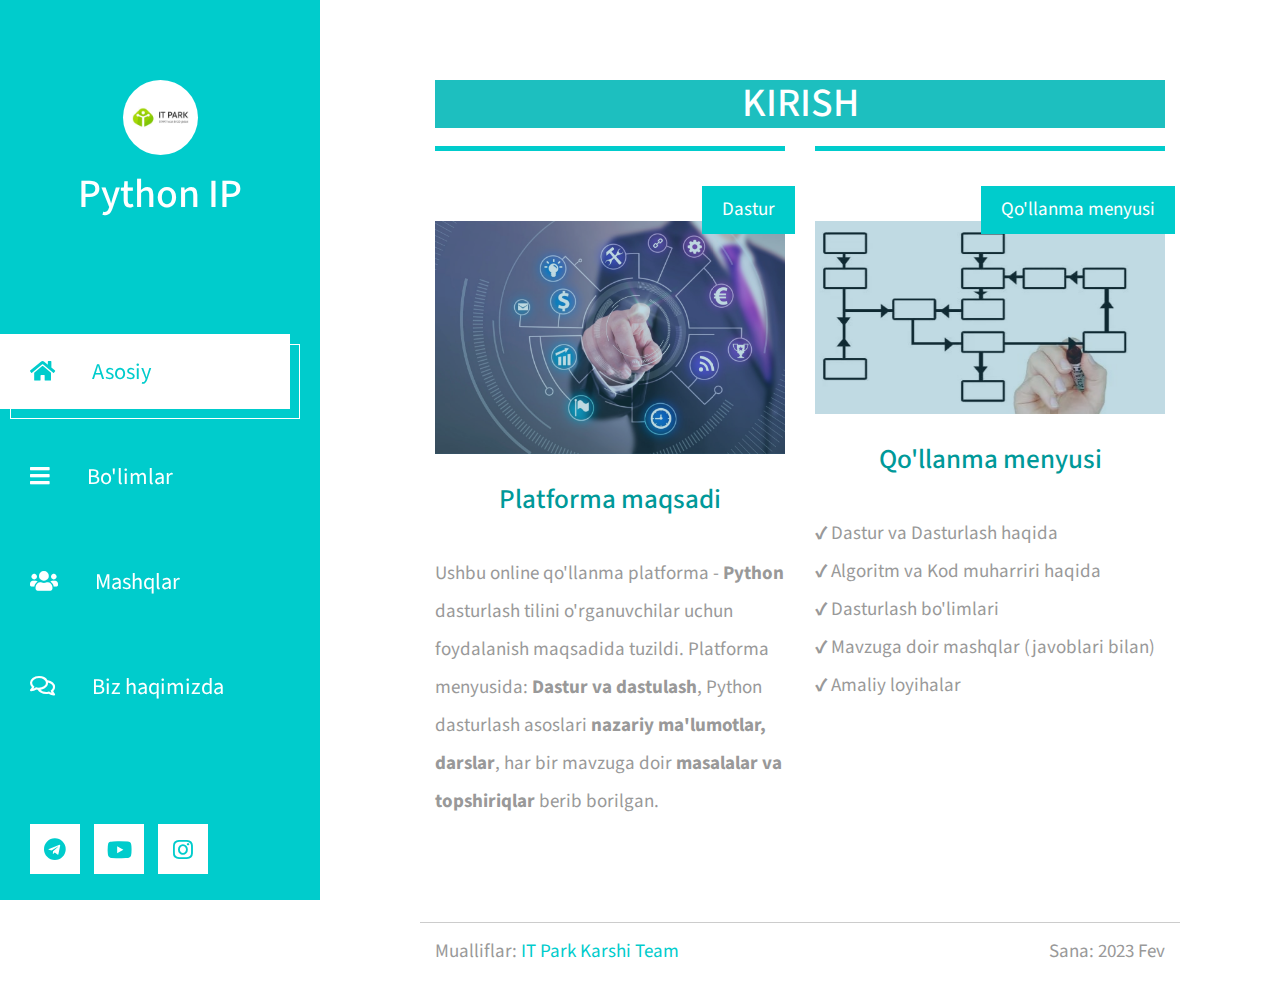
<file: index.html>
<!DOCTYPE html>
<html lang="en">

<head>
    <meta charset="UTF-8">
    <meta name="viewport" content="width=device-width, initial-scale=1.0">
    <title>Python Darslari</title>
    <link rel="stylesheet" href="fontawesome/css/all.min.css"> <!-- https://fontawesome.com/ -->
    <link href="https://fonts.googleapis.com/css2?family=Source+Sans+Pro&display=swap" rel="stylesheet">
    <!-- https://fonts.google.com/ -->
    <link href="css/bootstrap.min.css" rel="stylesheet">
    <link href="css/templatemo-xtra-blog.css" rel="stylesheet">
    <link rel="icon" href="./img/it_p.jpg" type="image/icon type">
    <!--
    
TemplateMo 553 Xtra Blog

https://templatemo.com/tm-553-xtra-blog

-->
</head>

<body>
    <header class="tm-header" id="tm-header">
        <div class="tm-header-wrapper">
            <button class="navbar-toggler" type="button" aria-label="Toggle navigation">
                <i class="fas fa-bars"></i>
            </button>
            <div class="tm-site-header">
                <div class="mb-3 mx-auto tm-site-logo"></div>
                <h1 class="text-center">Python IP</h1>
            </div>
            <nav class="tm-nav" id="tm-nav">
                <ul>
                    <li class="tm-nav-item active"><a href="index.html" class="tm-nav-link">
                            <i class="fas fa-home"></i>
                            Asosiy
                        </a></li>
                    <li class="tm-nav-item"><a href="dash.html" class="tm-nav-link">
                            <i class="fas fa-bars"></i>
                            Bo'limlar
                        </a></li>
                    <li class="tm-nav-item"><a href="about.html" class="tm-nav-link">
                            <i class="fas fa-users"></i>
                            Mashqlar
                        </a></li>
                    <li class="tm-nav-item"><a href="contact.html" class="tm-nav-link">
                            <i class="far fa-comments"></i>
                            Biz haqimizda
                        </a></li>
                </ul>
            </nav>
            <div class="tm-mb-65">
                <a rel="nofollow" href="https://t.me/AzizbekGulomov" class="tm-social-link">
                    <i class="fab fa-telegram tm-social-icon"></i>
                </a>
                <a href="https://www.youtube.com/@azizbekgulomov21/videos" class="tm-social-link">
                    <i class="fab fa-youtube tm-social-icon"></i>
                </a>
                <a href="https://www.instagram.com/azizbek_gulomov07/" class="tm-social-link">
                    <i class="fab fa-instagram tm-social-icon"></i>
                </a>
                <!-- <a href="https://linkedin.com" class="tm-social-link">
                    <i class="fab fa-linkedin tm-social-icon"></i>
                </a> -->
            </div>
            <p class="tm-mb-80 pr-5 text-white">
                Ushbu platforma Python dasturlash tilida asosiy dasturlash asoslarini o'rganish uchun ishlab chiqildi
                <br><br> Sana: Fev 2023 y
            </p>
        </div>
    </header>
    <div class="container-fluid">
        <main class="tm-main">
            <!-- Search form -->
            <!-- <div class="row tm-row">
                <div class="col-12">
                    <form method="GET" class="form-inline tm-mb-80 tm-search-form">                
                        <input class="form-control tm-search-input" name="query" type="text" placeholder="Search..." aria-label="Search">
                        <button class="tm-search-button" type="submit">
                            <i class="fas fa-search tm-search-icon" aria-hidden="true"></i>
                        </button>                                
                    </form>
                </div>                
            </div>             -->

            <h1 style="text-align: center;background-color: rgb(29, 191, 191);color: white;">KIRISH</h1>
           
                <div class="row tm-row">
                    <article class="col-6 col-md-6 tm-post">
                        <hr class="tm-hr-primary">
                        <a href="/" class="effect-lily tm-post-link tm-pt-60">
                            <div class="tm-post-link-inner">
                                <img src="img/purpose.jpg" alt="Image" class="img-fluid">
                            </div>
                            <center>
                            <span class="position-absolute tm-new-badge">Dastur</span>
                            <h2 class="tm-pt-30 tm-color-primary tm-post-title">Platforma maqsadi</h2>
                        </center>
                        </a>
                        <p class="tm-pt-30">
                            Ushbu online qo'llanma platforma - <b>Python</b> dasturlash tilini o'rganuvchilar uchun foydalanish maqsadida tuzildi. Platforma menyusida: <b>Dastur va dastulash</b>, Python dasturlash asoslari <b>nazariy ma'lumotlar, darslar</b>, har bir mavzuga doir <b>masalalar va topshiriqlar</b> berib borilgan.
                        </p>
                    </article>
                    <article class="col-6 col-md-6 tm-post">
                        <hr class="tm-hr-primary">
                        <a href="/" class="effect-lily tm-post-link tm-pt-60">
                            <div class="tm-post-link-inner">
                                <img src="img/menu.jpg" alt="Image" class="img-fluid">
                            </div>
                            <center>
                            <span class="position-absolute tm-new-badge">Qo'llanma menyusi</span>
                            <h2 class="tm-pt-30 tm-color-primary tm-post-title">Qo'llanma menyusi</h2>
                        </center>
                        </a>
                        <p class="tm-pt-30">
                            ✔ Dastur va Dasturlash haqida<br>
                            ✔ Algoritm va Kod muharriri haqida <br>
                            ✔ Dasturlash bo'limlari <br>
                            ✔ Mavzuga doir mashqlar (javoblari bilan)<br>
                            ✔ Amaliy loyihalar<br>
                        </p>
                    </article>

                    
                
                </div>
                <!-- <div class="row tm-row tm-mt-100 tm-mb-75">
                    <div class="tm-prev-next-wrapper">
                        <a href="#" class="mb-2 tm-btn tm-btn-primary tm-prev-next disabled tm-mr-20">Prev</a>
                        <a href="#" class="mb-2 tm-btn tm-btn-primary tm-prev-next">Next</a>
                    </div>
                    <div class="tm-paging-wrapper">
                        <span class="d-inline-block mr-3">Page</span>
                        <nav class="tm-paging-nav d-inline-block">
                            <ul>
                                <li class="tm-paging-item active">
                                    <a href="#" class="mb-2 tm-btn tm-paging-link">1</a>
                                </li>
                                <li class="tm-paging-item">
                                    <a href="#" class="mb-2 tm-btn tm-paging-link">2</a>
                                </li>
                                <li class="tm-paging-item">
                                    <a href="#" class="mb-2 tm-btn tm-paging-link">3</a>
                                </li>
                                <li class="tm-paging-item">
                                    <a href="#" class="mb-2 tm-btn tm-paging-link">4</a>
                                </li>
                            </ul>
                        </nav>
                    </div>
                </div> -->
                <footer class="row tm-row">
                    <hr class="col-12">
                    <div class="col-md-6 col-12 tm-color-gray">
                        Mualliflar: <a rel="nofollow" target="_parent" href="https://templatemo.com"
                            class="tm-external-link">IT Park Karshi Team</a>
                    </div>
                    <div class="col-md-6 col-12 tm-color-gray tm-copyright">
                        Sana: 2023 Fev
                    </div>
                </footer>
        </main>
    </div>
    <script src="js/jquery.min.js"></script>
    <script src="js/templatemo-script.js"></script>
</body>

</html>
</file>
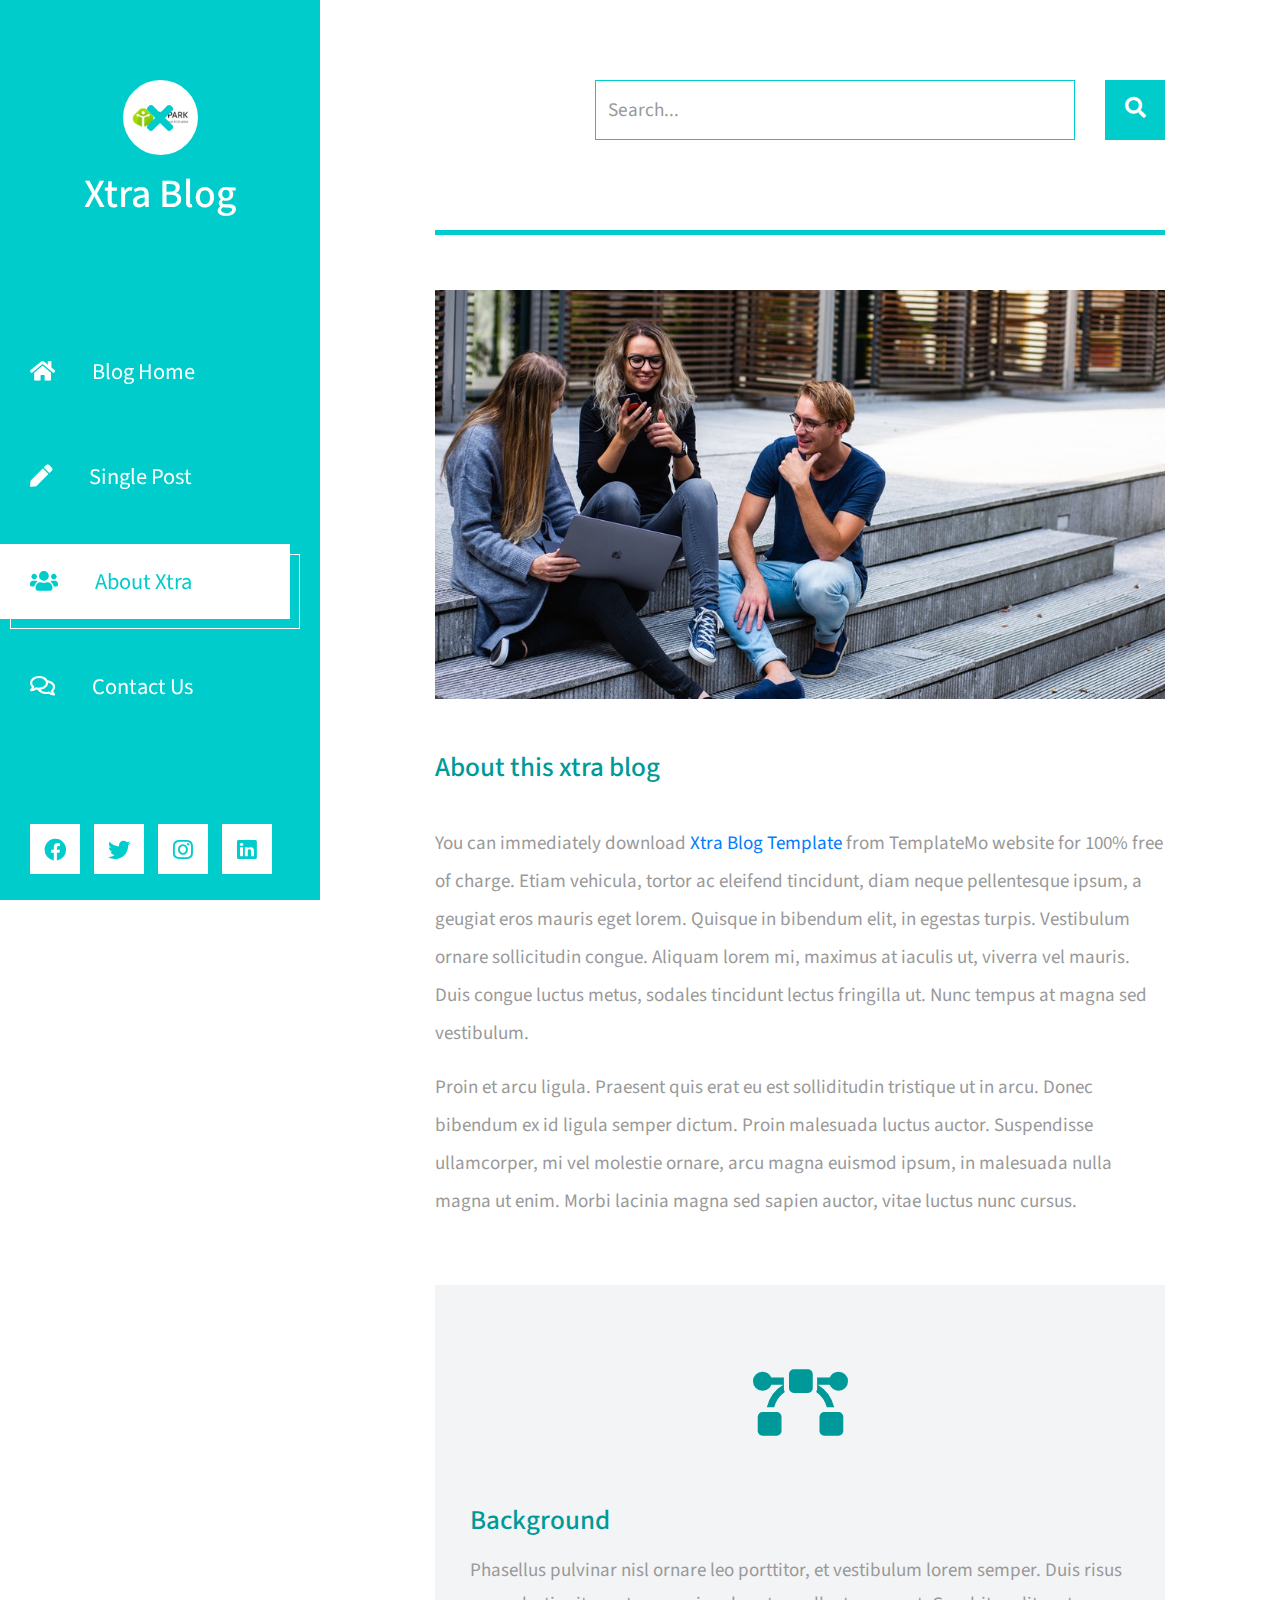
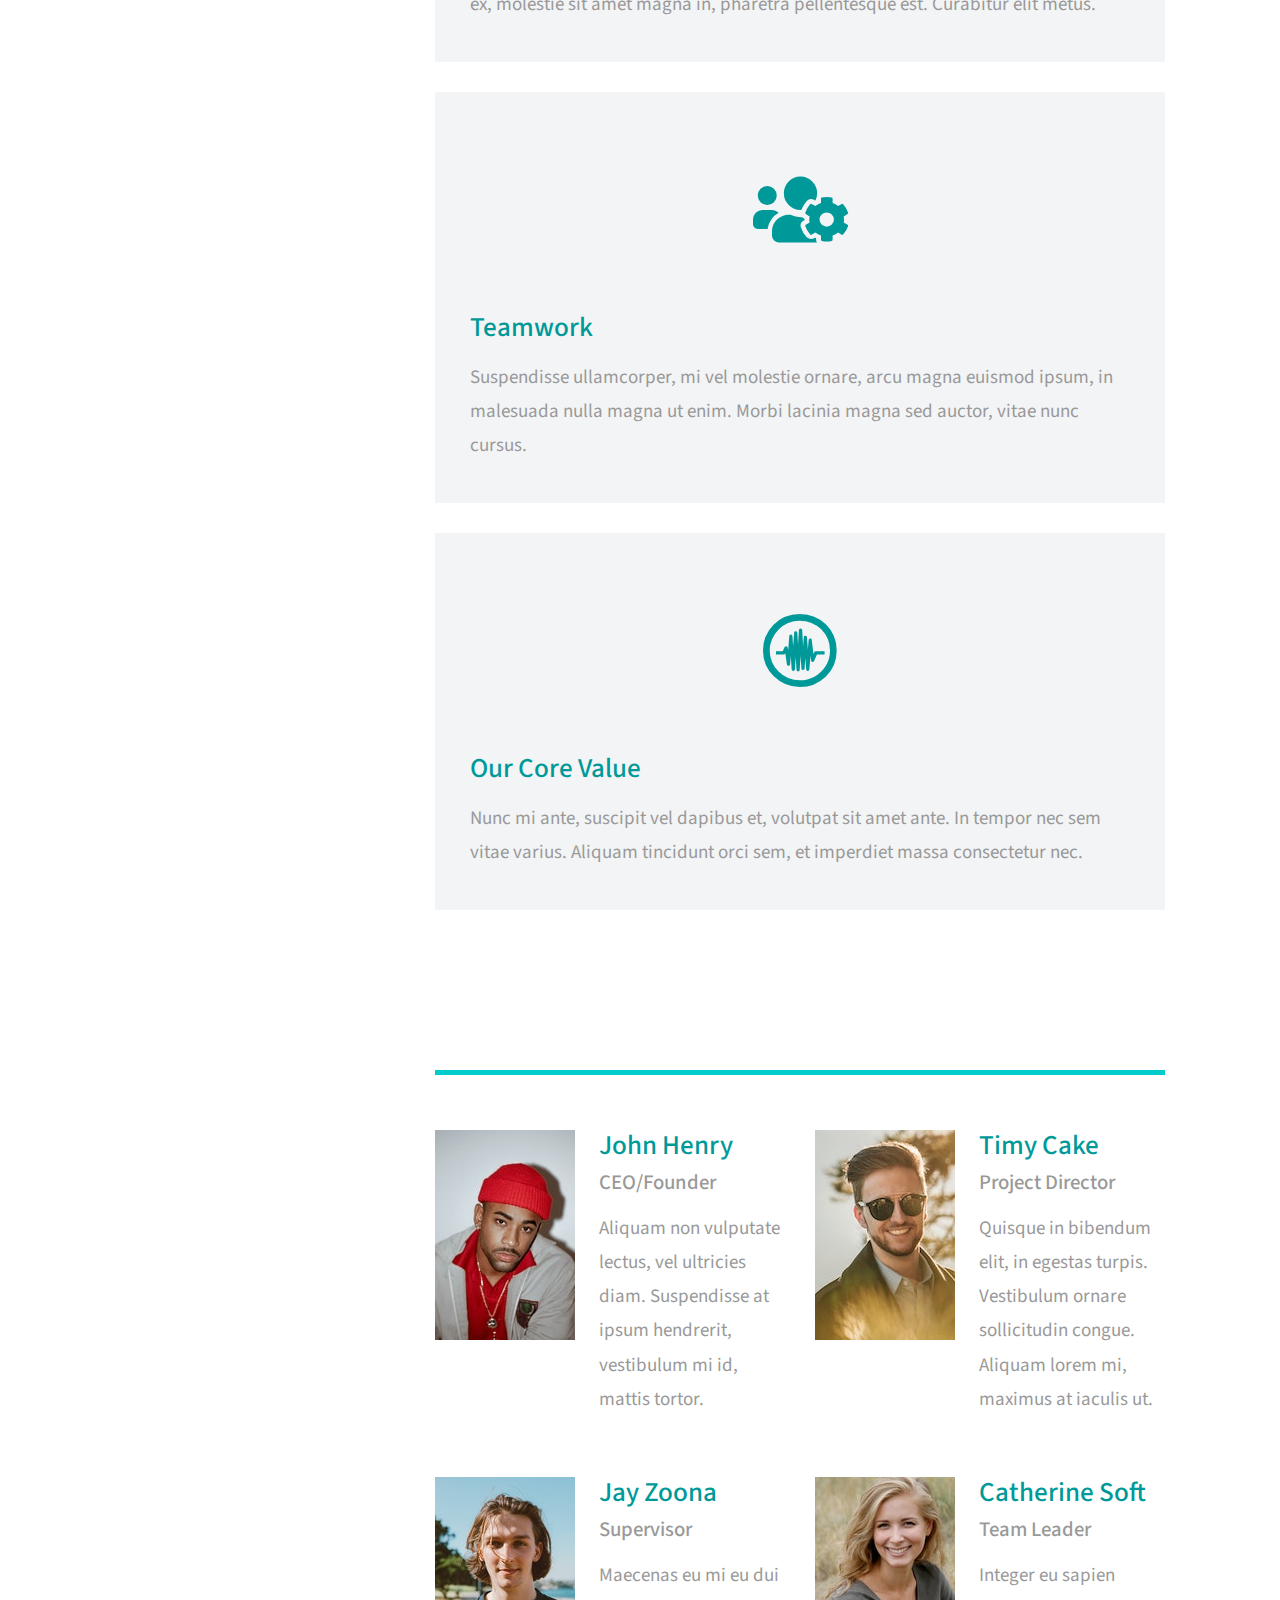
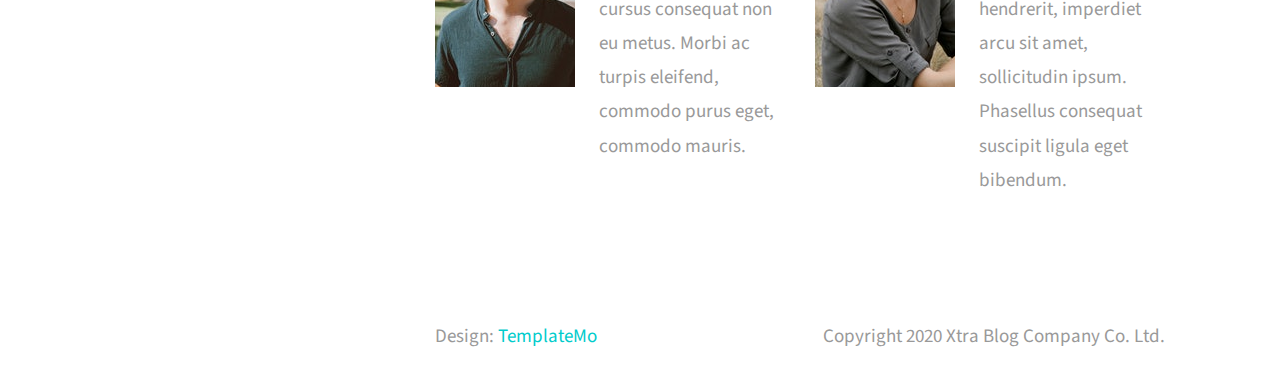
<file: about.html>
<!DOCTYPE html>
<html lang="en">
<head>
	<meta charset="UTF-8">
	<meta name="viewport" content="width=device-width, initial-scale=1.0">
	<title>Xtra Blog</title>
	<link rel="stylesheet" href="fontawesome/css/all.min.css"> <!-- https://fontawesome.com/ -->
	<link href="https://fonts.googleapis.com/css2?family=Source+Sans+Pro&display=swap" rel="stylesheet"> <!-- https://fonts.google.com/ -->
    <link href="css/bootstrap.min.css" rel="stylesheet">
    <link href="css/templatemo-xtra-blog.css" rel="stylesheet">
<!--
    
TemplateMo 553 Xtra Blog

https://templatemo.com/tm-553-xtra-blog

-->
</head>
<body>
	<header class="tm-header" id="tm-header">
        <div class="tm-header-wrapper">
            <button class="navbar-toggler" type="button" aria-label="Toggle navigation">
                <i class="fas fa-bars"></i>
            </button>
            <div class="tm-site-header">
                <div class="mb-3 mx-auto tm-site-logo"><i class="fas fa-times fa-2x"></i></div>            
                <h1 class="text-center">Xtra Blog</h1>
            </div>
            <nav class="tm-nav" id="tm-nav">            
                <ul>
                    <li class="tm-nav-item"><a href="index.html" class="tm-nav-link">
                        <i class="fas fa-home"></i>
                        Blog Home
                    </a></li>
                    <li class="tm-nav-item"><a href="post.html" class="tm-nav-link">
                        <i class="fas fa-pen"></i>
                        Single Post
                    </a></li>
                    <li class="tm-nav-item active"><a href="about.html" class="tm-nav-link">
                        <i class="fas fa-users"></i>
                        About Xtra
                    </a></li>
                    <li class="tm-nav-item"><a href="contact.html" class="tm-nav-link">
                        <i class="far fa-comments"></i>
                        Contact Us
                    </a></li>
                </ul>
            </nav>
            <div class="tm-mb-65">
                <a href="https://facebook.com" class="tm-social-link">
                    <i class="fab fa-facebook tm-social-icon"></i>
                </a>
                <a href="https://twitter.com" class="tm-social-link">
                    <i class="fab fa-twitter tm-social-icon"></i>
                </a>
                <a href="https://instagram.com" class="tm-social-link">
                    <i class="fab fa-instagram tm-social-icon"></i>
                </a>
                <a href="https://linkedin.com" class="tm-social-link">
                    <i class="fab fa-linkedin tm-social-icon"></i>
                </a>
            </div>
            <p class="tm-mb-80 pr-5 text-white">
                Xtra Blog is a multi-purpose HTML template from TemplateMo website. Left side is a sticky menu bar. Right side content will scroll up and down.
            </p>
        </div>
    </header>
    <div class="container-fluid">
        <main class="tm-main">
            <!-- Search form -->
            <div class="row tm-row">
                <div class="col-12">
                    <form method="GET" class="form-inline tm-mb-80 tm-search-form">                
                        <input class="form-control tm-search-input" name="query" type="text" placeholder="Search..." aria-label="Search">
                        <button class="tm-search-button" type="submit">
                            <i class="fas fa-search tm-search-icon" aria-hidden="true"></i>
                        </button>                                
                    </form>
                </div>                
            </div>            
            <div class="row tm-row tm-mb-45">
                <div class="col-12">
                    <hr class="tm-hr-primary tm-mb-55">
                    <img src="img/about-01.jpg" alt="Image" class="img-fluid">
                </div>
            </div>
            <div class="row tm-row tm-mb-40">
                <div class="col-12">                    
                    <div class="mb-4">
                        <h2 class="pt-2 tm-mb-40 tm-color-primary tm-post-title">About this xtra blog</h2>
                        <p>
                            You can immediately download 
                                <a rel="nofollow" href="https://templatemo.com/tm-553-xtra-blog" target="_blank">Xtra Blog Template</a> 
                                from TemplateMo website for 100% free of charge. Etiam vehicula, tortor ac eleifend tincidunt, diam neque pellentesque ipsum, 
                                a geugiat eros mauris eget lorem. Quisque in
                            bibendum elit, in egestas turpis. Vestibulum ornare sollicitudin congue. Aliquam lorem mi, maximus at iaculis ut, viverra vel
                            mauris. Duis congue luctus metus, sodales tincidunt lectus fringilla ut. Nunc tempus at magna sed vestibulum.
                        </p>
                        <p>
                            Proin et arcu ligula. Praesent quis erat eu est solliditudin tristique ut in arcu. Donec bibendum ex id ligula semper dictum.
                            Proin malesuada luctus auctor. Suspendisse ullamcorper, mi vel molestie ornare, arcu magna euismod ipsum, in
                            malesuada nulla magna ut enim. Morbi lacinia magna sed sapien auctor, vitae luctus nunc cursus.
                        </p>                            
                    </div>                    
                </div>
            </div>
            <div class="row tm-row tm-mb-120">
                <div class="col-lg-4 tm-about-col">
                    <div class="tm-bg-gray tm-about-pad">
                        <div class="text-center tm-mt-40 tm-mb-60">
                            <i class="fas fa-bezier-curve fa-4x tm-color-primary"></i>                            
                        </div>                        
                        <h2 class="mb-3 tm-color-primary tm-post-title">Background</h2>
                        <p class="mb-0 tm-line-height-short">
                            Phasellus pulvinar nisl ornare leo porttitor, et vestibulum lorem semper. 
                            Duis risus ex, molestie sit amet magna in,
                            pharetra pellentesque est. Curabitur elit metus.
                        </p>
                    </div>
                </div>
                <div class="col-lg-4 tm-about-col">
                    <div class="tm-bg-gray tm-about-pad">
                        <div class="text-center tm-mt-40 tm-mb-60">
                            <i class="fas fa-users-cog fa-4x tm-color-primary"></i>                            
                        </div>                        
                        <h2 class="mb-3 tm-color-primary tm-post-title">Teamwork</h2>
                        <p class="mb-0 tm-line-height-short">
                            Suspendisse ullamcorper, mi vel molestie ornare, arcu magna euismod ipsum, in malesuada nulla magna ut enim. 
                            Morbi lacinia magna sed auctor, vitae nunc cursus.
                        </p>
                    </div>
                </div>
                <div class="col-lg-4 tm-about-col">
                    <div class="tm-bg-gray tm-about-pad">
                        <div class="text-center tm-mt-40 tm-mb-60">
                            <i class="fab fa-creative-commons-sampling fa-4x tm-color-primary"></i>                            
                        </div>                        
                        <h2 class="mb-3 tm-color-primary tm-post-title">Our Core Value</h2>
                        <p class="mb-0 tm-line-height-short">
                            Nunc mi ante, suscipit vel dapibus et, volutpat sit amet ante. In tempor nec sem vitae varius. Aliquam tincidunt orci sem, et imperdiet massa consectetur nec.
                        </p>
                    </div>
                </div>
            </div>            
            <div class="row tm-row tm-mb-60">
                <div class="col-12">
                    <hr class="tm-hr-primary  tm-mb-55">
                </div>                
                <div class="col-lg-6 tm-mb-60 tm-person-col">
                    <div class="media tm-person">
                        <img src="img/about-02.jpg" alt="Image" class="img-fluid mr-4">
                        <div class="media-body">
                            <h2 class="tm-color-primary tm-post-title mb-2">John Henry</h2>
                            <h3 class="tm-h3 mb-3">CEO/Founder</h3>
                            <p class="mb-0 tm-line-height-short">
                                Aliquam non vulputate lectus, vel ultricies diam. Suspendisse at ipsum
                                hendrerit, vestibulum mi id, mattis tortor.
                            </p>
                        </div>
                    </div>
                </div>
                <div class="col-lg-6 tm-mb-60 tm-person-col">
                    <div class="media tm-person">
                        <img src="img/about-03.jpg" alt="Image" class="img-fluid mr-4">
                        <div class="media-body">
                            <h2 class="tm-color-primary tm-post-title mb-2">Timy Cake</h2>
                            <h3 class="tm-h3 mb-3">Project Director</h3>
                            <p class="mb-0 tm-line-height-short">
                                Quisque in bibendum elit, in egestas turpis. Vestibulum ornare sollicitudin congue. 
                                Aliquam lorem mi, maximus at iaculis ut.
                            </p>
                        </div>
                    </div>
                </div>
                <div class="col-lg-6 tm-mb-60 tm-person-col">
                    <div class="media tm-person">
                        <img src="img/about-04.jpg" alt="Image" class="img-fluid mr-4">
                        <div class="media-body">
                            <h2 class="tm-color-primary tm-post-title mb-2">Jay Zoona</h2>
                            <h3 class="tm-h3 mb-3">Supervisor</h3>
                            <p class="mb-0 tm-line-height-short">
                                Maecenas eu mi eu dui cursus consequat non eu metus. Morbi ac
                                turpis eleifend, commodo purus eget, commodo mauris.
                            </p>
                        </div>
                    </div>
                </div>
                <div class="col-lg-6 tm-mb-60 tm-person-col">
                    <div class="media tm-person">
                        <img src="img/about-05.jpg" alt="Image" class="img-fluid mr-4">
                        <div class="media-body">
                            <h2 class="tm-color-primary tm-post-title mb-2">Catherine Soft</h2>
                            <h3 class="tm-h3 mb-3">Team Leader</h3>
                            <p class="mb-0 tm-line-height-short">
                                Integer eu sapien hendrerit,
                                imperdiet arcu sit amet, sollicitudin ipsum.
                                Phasellus consequat suscipit ligula eget bibendum.
                            </p>
                        </div>
                    </div>
                </div>
            </div>        
            <footer class="row tm-row">
                <div class="col-md-6 col-12 tm-color-gray">
                    Design: <a rel="nofollow" target="_parent" href="https://templatemo.com" class="tm-external-link">TemplateMo</a>
                </div>
                <div class="col-md-6 col-12 tm-color-gray tm-copyright">
                    Copyright 2020 Xtra Blog Company Co. Ltd.
                </div>
            </footer>
        </main>
    </div>
    <script src="js/jquery.min.js"></script>
    <script src="js/templatemo-script.js"></script>
</body>
</html>
</file>
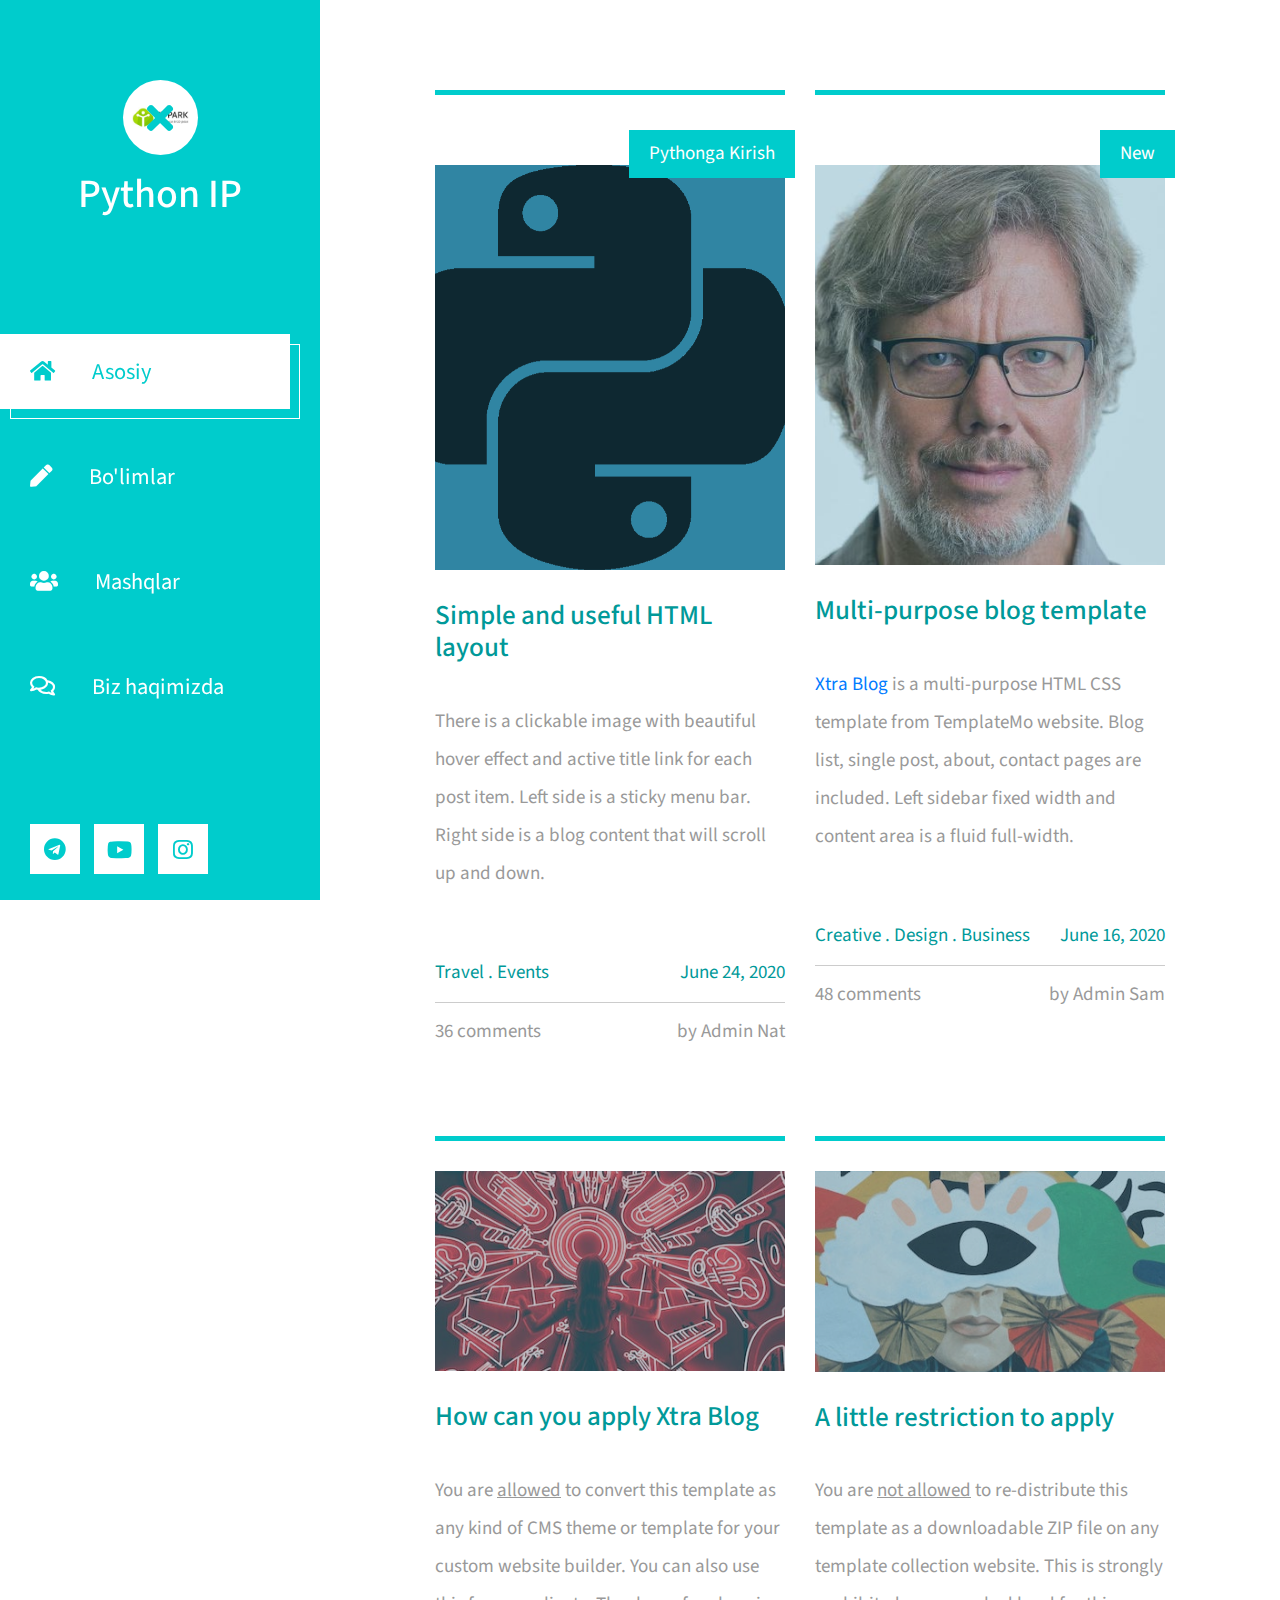
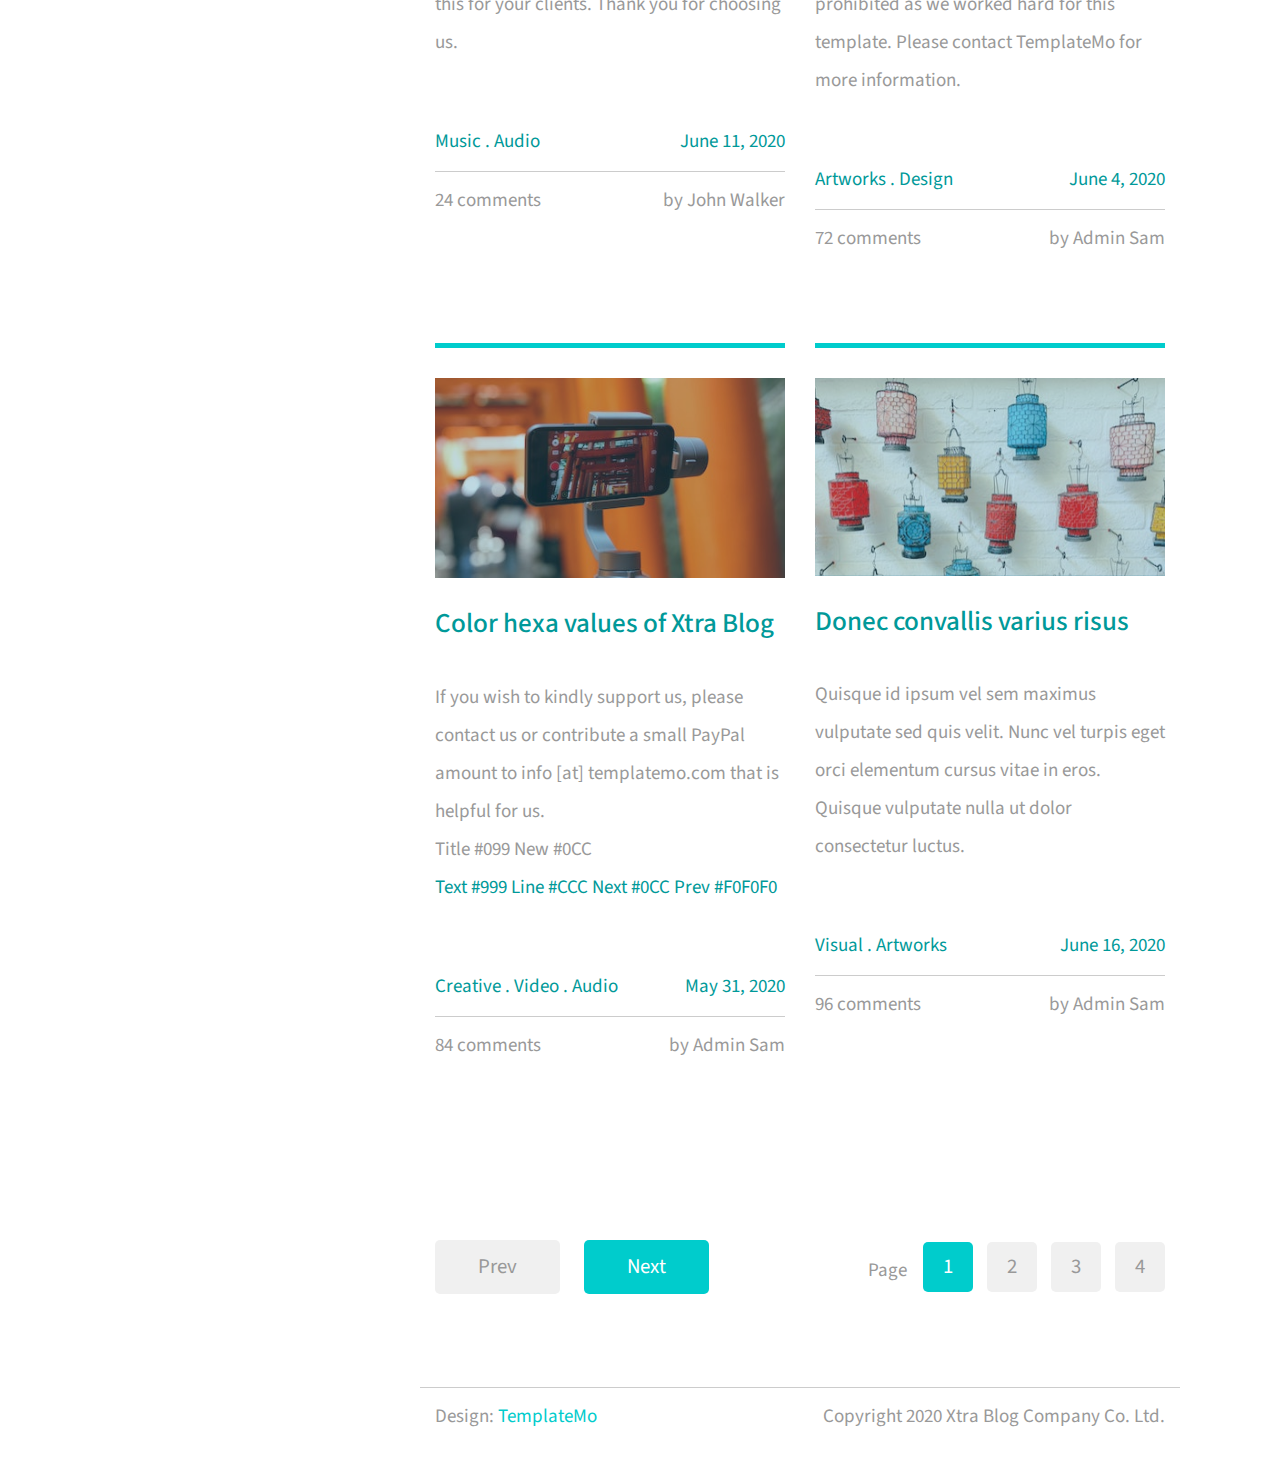
<file: bolim.html>
<!DOCTYPE html>
<html lang="en">
<head>
	<meta charset="UTF-8">
	<meta name="viewport" content="width=device-width, initial-scale=1.0">
	<title>Python Darslari</title>
	<link rel="stylesheet" href="fontawesome/css/all.min.css"> <!-- https://fontawesome.com/ -->
	<link href="https://fonts.googleapis.com/css2?family=Source+Sans+Pro&display=swap" rel="stylesheet"> <!-- https://fonts.google.com/ -->
    <link href="css/bootstrap.min.css" rel="stylesheet">
    <link href="css/templatemo-xtra-blog.css" rel="stylesheet">
<!--
    
TemplateMo 553 Xtra Blog

https://templatemo.com/tm-553-xtra-blog

-->
</head>
<body>
	<header class="tm-header" id="tm-header">
        <div class="tm-header-wrapper">
            <button class="navbar-toggler" type="button" aria-label="Toggle navigation">
                <i class="fas fa-bars"></i>
            </button>
            <div class="tm-site-header">
                <div class="mb-3 mx-auto tm-site-logo"><i class="fas fa-times fa-2x"></i></div>            
                <h1 class="text-center">Python IP</h1>
            </div>
            <nav class="tm-nav" id="tm-nav">            
                <ul>
                    <li class="tm-nav-item active"><a href="index.html" class="tm-nav-link">
                        <i class="fas fa-home"></i>
                        Asosiy
                    </a></li>
                    <li class="tm-nav-item"><a href="post.html" class="tm-nav-link">
                        <i class="fas fa-pen"></i>
                        Bo'limlar
                    </a></li>
                    <li class="tm-nav-item"><a href="about.html" class="tm-nav-link">
                        <i class="fas fa-users"></i>
                        Mashqlar
                    </a></li>
                    <li class="tm-nav-item"><a href="contact.html" class="tm-nav-link">
                        <i class="far fa-comments"></i>
                        Biz haqimizda
                    </a></li>
                </ul>
            </nav>
            <div class="tm-mb-65">
                <a rel="nofollow" href="https://fb.com/templatemo" class="tm-social-link">
                    <i class="fab fa-telegram tm-social-icon"></i>
                </a>
                <a href="https://twitter.com" class="tm-social-link">
                    <i class="fab fa-youtube tm-social-icon"></i>
                </a>
                <a href="https://instagram.com" class="tm-social-link">
                    <i class="fab fa-instagram tm-social-icon"></i>
                </a>
                <!-- <a href="https://linkedin.com" class="tm-social-link">
                    <i class="fab fa-linkedin tm-social-icon"></i>
                </a> -->
            </div>
            <p class="tm-mb-80 pr-5 text-white">
                Ushbu platforma Python dasturlash tilida asosiy dasturlash asoslarini o'rganish uchun ishlab chiqildi <br><br> Sana: Fev 2023 y
            </p>
        </div>
    </header>
    <div class="container-fluid">
        <main class="tm-main">
            <!-- Search form -->
            <!-- <div class="row tm-row">
                <div class="col-12">
                    <form method="GET" class="form-inline tm-mb-80 tm-search-form">                
                        <input class="form-control tm-search-input" name="query" type="text" placeholder="Search..." aria-label="Search">
                        <button class="tm-search-button" type="submit">
                            <i class="fas fa-search tm-search-icon" aria-hidden="true"></i>
                        </button>                                
                    </form>
                </div>                
            </div>             -->
            <div class="row tm-row">
                <article class="col-12 col-md-6 tm-post">
                    <hr class="tm-hr-primary">
                    <a href="post.html" class="effect-lily tm-post-link tm-pt-60">
                        <div class="tm-post-link-inner">
                            <img src="img/python-logo.png" alt="Image" class="img-fluid">                            
                        </div>
                        <span class="position-absolute tm-new-badge">Pythonga Kirish</span>
                        <h2 class="tm-pt-30 tm-color-primary tm-post-title">Simple and useful HTML layout</h2>
                    </a>                    
                    <p class="tm-pt-30">
                        There is a clickable image with beautiful hover effect and active title link for each post item. 
                        Left side is a sticky menu bar. Right side is a blog content that will scroll up and down.
                    </p>
                    <div class="d-flex justify-content-between tm-pt-45">
                        <span class="tm-color-primary">Travel . Events</span>
                        <span class="tm-color-primary">June 24, 2020</span>
                    </div>
                    <hr>
                    <div class="d-flex justify-content-between">
                        <span>36 comments</span>
                        <span>by Admin Nat</span>
                    </div>
                </article>
                <article class="col-12 col-md-6 tm-post">
                    <hr class="tm-hr-primary">
                    <a href="post.html" class="effect-lily tm-post-link tm-pt-60">
                        <div class=" tm-post-link-inner">
                            <img src="img/gvido-rossum.jpg" alt="Image" class="img-fluid">                            
                        </div>
                        <span class="position-absolute tm-new-badge">New</span>
                        <h2 class="tm-pt-30 tm-color-primary tm-post-title">Multi-purpose blog template</h2>
                    </a>                    
                    <p class="tm-pt-30">
                        <a rel="nofollow" href="https://templatemo.com/tm-553-xtra-blog" target="_blank">Xtra Blog</a>  is a multi-purpose HTML CSS template from TemplateMo website. 
                        Blog list, single post, about, contact pages are included. Left sidebar fixed width and content area is a fluid full-width.
                    </p>
                    <div class="d-flex justify-content-between tm-pt-45">
                        <span class="tm-color-primary">Creative . Design . Business</span>
                        <span class="tm-color-primary">June 16, 2020</span>
                    </div>
                    <hr>
                    <div class="d-flex justify-content-between">
                        <span>48 comments</span>
                        <span>by Admin Sam</span>
                    </div>
                </article>
                <article class="col-12 col-md-6 tm-post">
                    <hr class="tm-hr-primary">
                    <a href="post.html" class="effect-lily tm-post-link tm-pt-20">
                        <div class="tm-post-link-inner">
                            <img src="img/img-03.jpg" alt="Image" class="img-fluid">
                        </div>
                        <h2 class="tm-pt-30 tm-color-primary tm-post-title">How can you apply Xtra Blog</h2>
                    </a>                    
                    <p class="tm-pt-30">
                        You are <u>allowed</u> to convert this template as any kind of CMS theme or template for your custom website builder. 
                        You can also use this for your clients. Thank you for choosing us.
                    </p>
                    <div class="d-flex justify-content-between tm-pt-45">
                        <span class="tm-color-primary">Music . Audio</span>
                        <span class="tm-color-primary">June 11, 2020</span>
                    </div>
                    <hr>
                    <div class="d-flex justify-content-between">
                        <span>24 comments</span>
                        <span>by John Walker</span>
                    </div>
                </article>
                <article class="col-12 col-md-6 tm-post">
                    <hr class="tm-hr-primary">
                    <a href="post.html" class="effect-lily tm-post-link tm-pt-20">
                        <div class="tm-post-link-inner">
                            <img src="img/img-04.jpg" alt="Image" class="img-fluid">
                        </div>
                        <h2 class="tm-pt-30 tm-color-primary tm-post-title">A little restriction to apply</h2>
                    </a>                    
                    <p class="tm-pt-30">
                        You are <u>not allowed</u> to re-distribute this template as a downloadable ZIP file on any template collection
                        website. This is strongly prohibited as we worked hard for this template. Please contact TemplateMo for more information.
                    </p>
                    <div class="d-flex justify-content-between tm-pt-45">
                        <span class="tm-color-primary">Artworks . Design</span>
                        <span class="tm-color-primary">June 4, 2020</span>
                    </div>
                    <hr>
                    <div class="d-flex justify-content-between">
                        <span>72 comments</span>
                        <span>by Admin Sam</span>
                    </div>
                </article>
                <article class="col-12 col-md-6 tm-post">
                    <hr class="tm-hr-primary">
                    <a href="post.html" class="effect-lily tm-post-link tm-pt-20">
                        <div class="tm-post-link-inner">
                            <img src="img/img-05.jpg" alt="Image" class="img-fluid">
                        </div>
                        <h2 class="tm-pt-30 tm-color-primary tm-post-title">Color hexa values of Xtra Blog</h2>
                    </a>                    
                    <p class="tm-pt-30">
                        If you wish to kindly support us, please contact us or contribute a small PayPal amount to info [at] templatemo.com that is helpful for us.
                        <br>
                        Title #099 New #0CC <br>
                        <span class="tm-color-primary">Text #999 Line #CCC Next #0CC Prev #F0F0F0</span>
                    </p>
                    <div class="d-flex justify-content-between tm-pt-45">
                        <span class="tm-color-primary">Creative . Video . Audio</span>
                        <span class="tm-color-primary">May 31, 2020</span>
                    </div>
                    <hr>
                    <div class="d-flex justify-content-between">
                        <span>84 comments</span>
                        <span>by Admin Sam</span>
                    </div>
                </article>
                <article class="col-12 col-md-6 tm-post">
                    <hr class="tm-hr-primary">
                    <a href="post.html" class="effect-lily tm-post-link tm-pt-20">
                        <div class="tm-post-link-inner">
                            <img src="img/img-06.jpg" alt="Image" class="img-fluid">
                        </div>
                        <h2 class="tm-pt-30 tm-color-primary tm-post-title">Donec convallis varius risus</h2>
                    </a>                    
                    <p class="tm-pt-30">
                        Quisque id ipsum vel sem maximus vulputate sed quis velit. Nunc vel turpis eget orci elementum cursus vitae in eros. Quisque vulputate nulla ut dolor consectetur luctus.
                    </p>
                    <div class="d-flex justify-content-between tm-pt-45">
                        <span class="tm-color-primary">Visual . Artworks</span>
                        <span class="tm-color-primary">June 16, 2020</span>
                    </div>
                    <hr>
                    <div class="d-flex justify-content-between">
                        <span>96 comments</span>
                        <span>by Admin Sam</span>
                    </div>
                </article>
            </div>
            <div class="row tm-row tm-mt-100 tm-mb-75">
                <div class="tm-prev-next-wrapper">
                    <a href="#" class="mb-2 tm-btn tm-btn-primary tm-prev-next disabled tm-mr-20">Prev</a>
                    <a href="#" class="mb-2 tm-btn tm-btn-primary tm-prev-next">Next</a>
                </div>
                <div class="tm-paging-wrapper">
                    <span class="d-inline-block mr-3">Page</span>
                    <nav class="tm-paging-nav d-inline-block">
                        <ul>
                            <li class="tm-paging-item active">
                                <a href="#" class="mb-2 tm-btn tm-paging-link">1</a>
                            </li>
                            <li class="tm-paging-item">
                                <a href="#" class="mb-2 tm-btn tm-paging-link">2</a>
                            </li>
                            <li class="tm-paging-item">
                                <a href="#" class="mb-2 tm-btn tm-paging-link">3</a>
                            </li>
                            <li class="tm-paging-item">
                                <a href="#" class="mb-2 tm-btn tm-paging-link">4</a>
                            </li>
                        </ul>
                    </nav>
                </div>                
            </div>            
            <footer class="row tm-row">
                <hr class="col-12">
                <div class="col-md-6 col-12 tm-color-gray">
                    Design: <a rel="nofollow" target="_parent" href="https://templatemo.com" class="tm-external-link">TemplateMo</a>
                </div>
                <div class="col-md-6 col-12 tm-color-gray tm-copyright">
                    Copyright 2020 Xtra Blog Company Co. Ltd.
                </div>
            </footer>
        </main>
    </div>
    <script src="js/jquery.min.js"></script>
    <script src="js/templatemo-script.js"></script>
</body>
</html>
</file>
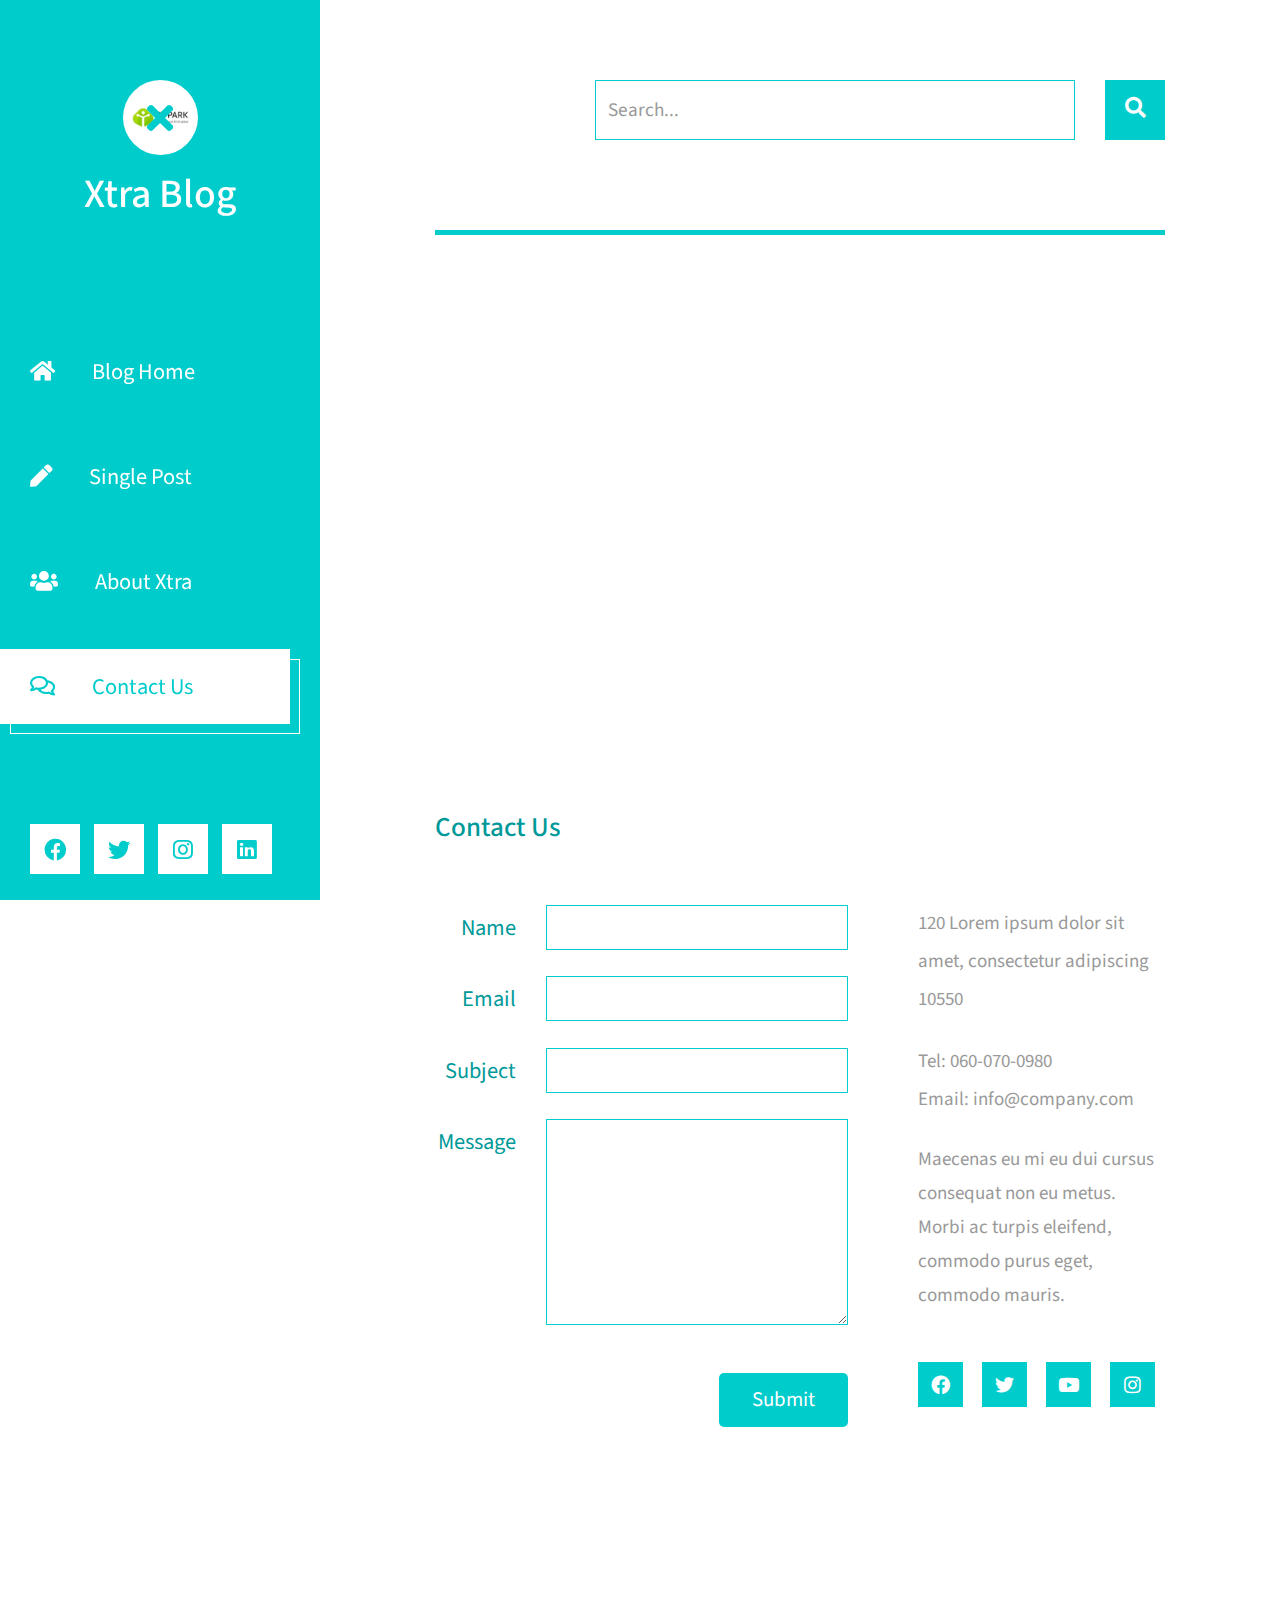
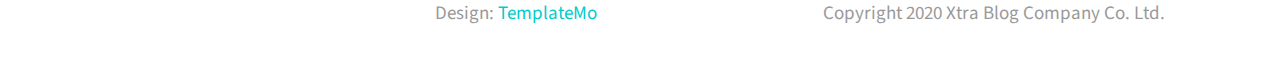
<file: contact.html>
<!DOCTYPE html>
<html lang="en">
<head>
	<meta charset="UTF-8">
	<meta name="viewport" content="width=device-width, initial-scale=1.0">
	<title>Xtra Blog</title>
	<link rel="stylesheet" href="fontawesome/css/all.min.css"> <!-- https://fontawesome.com/ -->
	<link href="https://fonts.googleapis.com/css2?family=Source+Sans+Pro&display=swap" rel="stylesheet"> <!-- https://fonts.google.com/ -->
    <link href="css/bootstrap.min.css" rel="stylesheet">
    <link href="css/templatemo-xtra-blog.css" rel="stylesheet">
<!--
    
TemplateMo 553 Xtra Blog

https://templatemo.com/tm-553-xtra-blog

-->
</head>
<body>
	<header class="tm-header" id="tm-header">
        <div class="tm-header-wrapper">
            <button class="navbar-toggler" type="button" aria-label="Toggle navigation">
                <i class="fas fa-bars"></i>
            </button>
            <div class="tm-site-header">
                <div class="mb-3 mx-auto tm-site-logo"><i class="fas fa-times fa-2x"></i></div>            
                <h1 class="text-center">Xtra Blog</h1>
            </div>
            <nav class="tm-nav" id="tm-nav">            
                <ul>
                    <li class="tm-nav-item"><a href="index.html" class="tm-nav-link">
                        <i class="fas fa-home"></i>
                        Blog Home
                    </a></li>
                    <li class="tm-nav-item"><a href="post.html" class="tm-nav-link">
                        <i class="fas fa-pen"></i>
                        Single Post
                    </a></li>
                    <li class="tm-nav-item"><a href="about.html" class="tm-nav-link">
                        <i class="fas fa-users"></i>
                        About Xtra
                    </a></li>
                    <li class="tm-nav-item active"><a href="contact.html" class="tm-nav-link">
                        <i class="far fa-comments"></i>
                        Contact Us
                    </a></li>
                </ul>
            </nav>
            <div class="tm-mb-65">
                <a href="https://facebook.com" class="tm-social-link">
                    <i class="fab fa-facebook tm-social-icon"></i>
                </a>
                <a href="https://twitter.com" class="tm-social-link">
                    <i class="fab fa-twitter tm-social-icon"></i>
                </a>
                <a href="https://instagram.com" class="tm-social-link">
                    <i class="fab fa-instagram tm-social-icon"></i>
                </a>
                <a href="https://linkedin.com" class="tm-social-link">
                    <i class="fab fa-linkedin tm-social-icon"></i>
                </a>
            </div>
            <p class="tm-mb-80 pr-5 text-white">
                Xtra Blog is a multi-purpose HTML template from TemplateMo website. Left side is a sticky menu bar. Right side content will scroll up and down.
            </p>
        </div>
    </header>
    <div class="container-fluid">
        <main class="tm-main">
            <!-- Search form -->
            <div class="row tm-row">
                <div class="col-12">
                    <form method="GET" class="form-inline tm-mb-80 tm-search-form">                
                        <input class="form-control tm-search-input" name="query" type="text" placeholder="Search..." aria-label="Search">
                        <button class="tm-search-button" type="submit">
                            <i class="fas fa-search tm-search-icon" aria-hidden="true"></i>
                        </button>                                
                    </form>
                </div>                
            </div>            
            <div class="row tm-row tm-mb-45">
                <div class="col-12">
                    <hr class="tm-hr-primary tm-mb-55">
                    <div class="gmap_canvas"> <!-- Google Map -->
                        <iframe width="100%" height="477" id="gmap_canvas"
                            src="https://maps.google.com/maps?q=Av.+L%C3%BAcio+Costa,+Rio+de+Janeiro+-+RJ,+Brazil&t=&z=13&ie=UTF8&iwloc=&output=embed"
                            frameborder="0" scrolling="no" marginheight="0" marginwidth="0"></iframe>
                    </div>
                </div>                
            </div>
            <div class="row tm-row tm-mb-120">
                <div class="col-12">
                    <h2 class="tm-color-primary tm-post-title tm-mb-60">Contact Us</h2>
                </div>
                <div class="col-lg-7 tm-contact-left">
                    <form method="POST" action="" class="mb-5 ml-auto mr-0 tm-contact-form">                        
                        <div class="form-group row mb-4">
                            <label for="name" class="col-sm-3 col-form-label text-right tm-color-primary">Name</label>
                            <div class="col-sm-9">
                                <input class="form-control mr-0 ml-auto" name="name" id="name" type="text" required>                            
                            </div>
                        </div>
                        <div class="form-group row mb-4">
                            <label for="email" class="col-sm-3 col-form-label text-right tm-color-primary">Email</label>
                            <div class="col-sm-9">
                                <input class="form-control mr-0 ml-auto" name="email" id="email" type="email" required>
                            </div>
                        </div>
                        <div class="form-group row mb-4">
                            <label for="subject" class="col-sm-3 col-form-label text-right tm-color-primary">Subject</label>
                            <div class="col-sm-9">
                                <input class="form-control mr-0 ml-auto" name="subject" id="subject" type="text" required>
                            </div>
                        </div>
                        <div class="form-group row mb-5">
                            <label for="message" class="col-sm-3 col-form-label text-right tm-color-primary">Message</label>
                            <div class="col-sm-9">
                                <textarea class="form-control mr-0 ml-auto" name="message" id="message" rows="8" required></textarea>                                
                            </div>
                        </div>
                        <div class="form-group row text-right">
                            <div class="col-12">
                                <button class="tm-btn tm-btn-primary tm-btn-small">Submit</button>                        
                            </div>                            
                        </div>                                
                    </form>
                </div>
                <div class="col-lg-5 tm-contact-right">
                    <address class="mb-4 tm-color-gray">
                        120 Lorem ipsum dolor sit amet,
                        consectetur adipiscing 10550
                    </address>
                    <span class="d-block">
                        Tel:
                        <a href="tel:060-070-0980" class="tm-color-gray">060-070-0980</a>
                    </span>
                    <span class="mb-4 d-block">
                        Email:
                        <a href="mailto:info@company.com" class="tm-color-gray">info@company.com</a>
                    </span>
                    <p class="mb-5 tm-line-height-short">
                        Maecenas eu mi eu dui cursus
                        consequat non eu metus. Morbi ac
                        turpis eleifend, commodo purus
                        eget, commodo mauris.
                    </p>
                    <ul class="tm-social-links">
                        <li class="mb-2">
                            <a href="https://facebook.com" class="d-flex align-items-center justify-content-center">
                                <i class="fab fa-facebook"></i>
                            </a>
                        </li>
                        <li class="mb-2">
                            <a href="https://twitter.com" class="d-flex align-items-center justify-content-center">
                                <i class="fab fa-twitter"></i>
                            </a>
                        </li>
                        <li class="mb-2">
                            <a href="https://youtube.com" class="d-flex align-items-center justify-content-center">
                                <i class="fab fa-youtube"></i>
                            </a>
                        </li>
                        <li class="mb-2">
                            <a href="https://instagram.com" class="d-flex align-items-center justify-content-center mr-0">
                                <i class="fab fa-instagram"></i>
                            </a>
                        </li>
                    </ul>
                </div>
            </div>      
            <footer class="row tm-row">
                <div class="col-md-6 col-12 tm-color-gray">
                    Design: <a rel="nofollow" target="_parent" href="https://templatemo.com" class="tm-external-link">TemplateMo</a>
                </div>
                <div class="col-md-6 col-12 tm-color-gray tm-copyright">
                    Copyright 2020 Xtra Blog Company Co. Ltd.
                </div>
            </footer>
        </main>
    </div>
    <script src="js/jquery.min.js"></script>
    <script src="js/templatemo-script.js"></script>
</body>
</html>
</file>
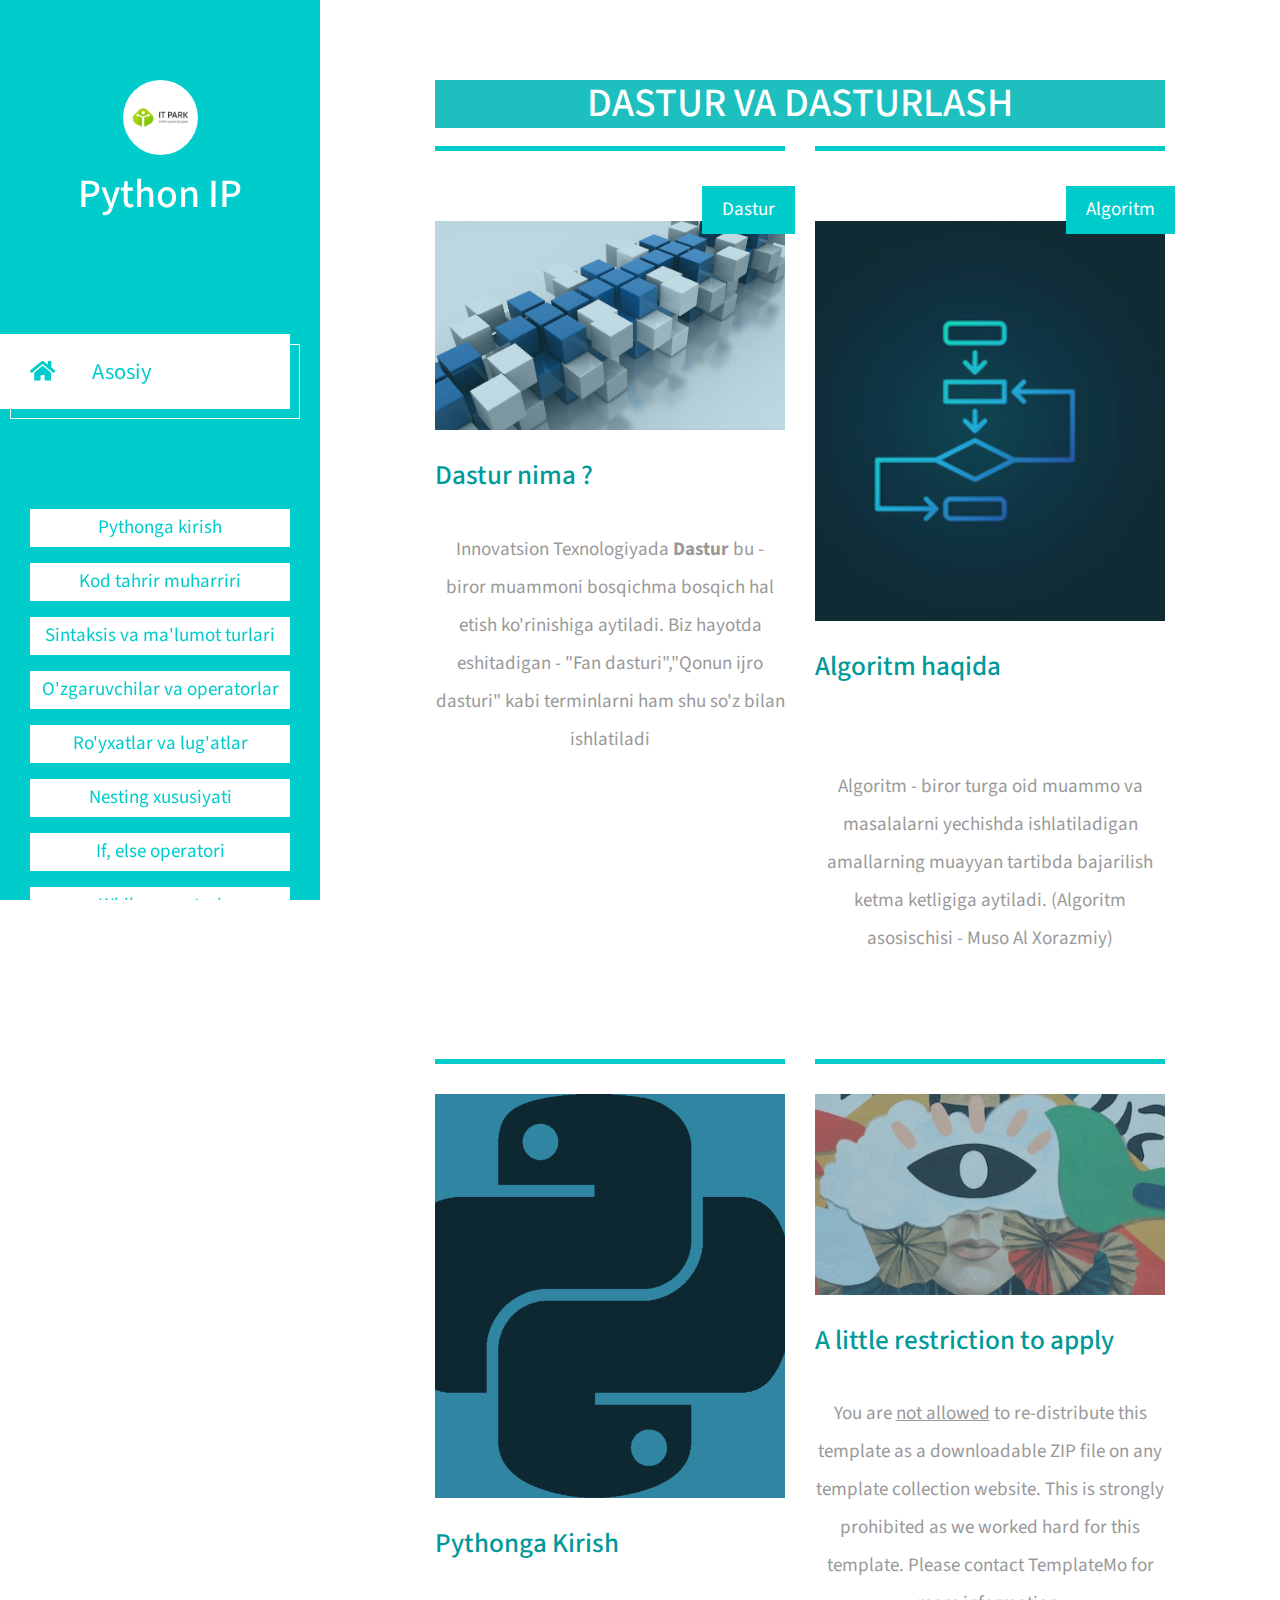
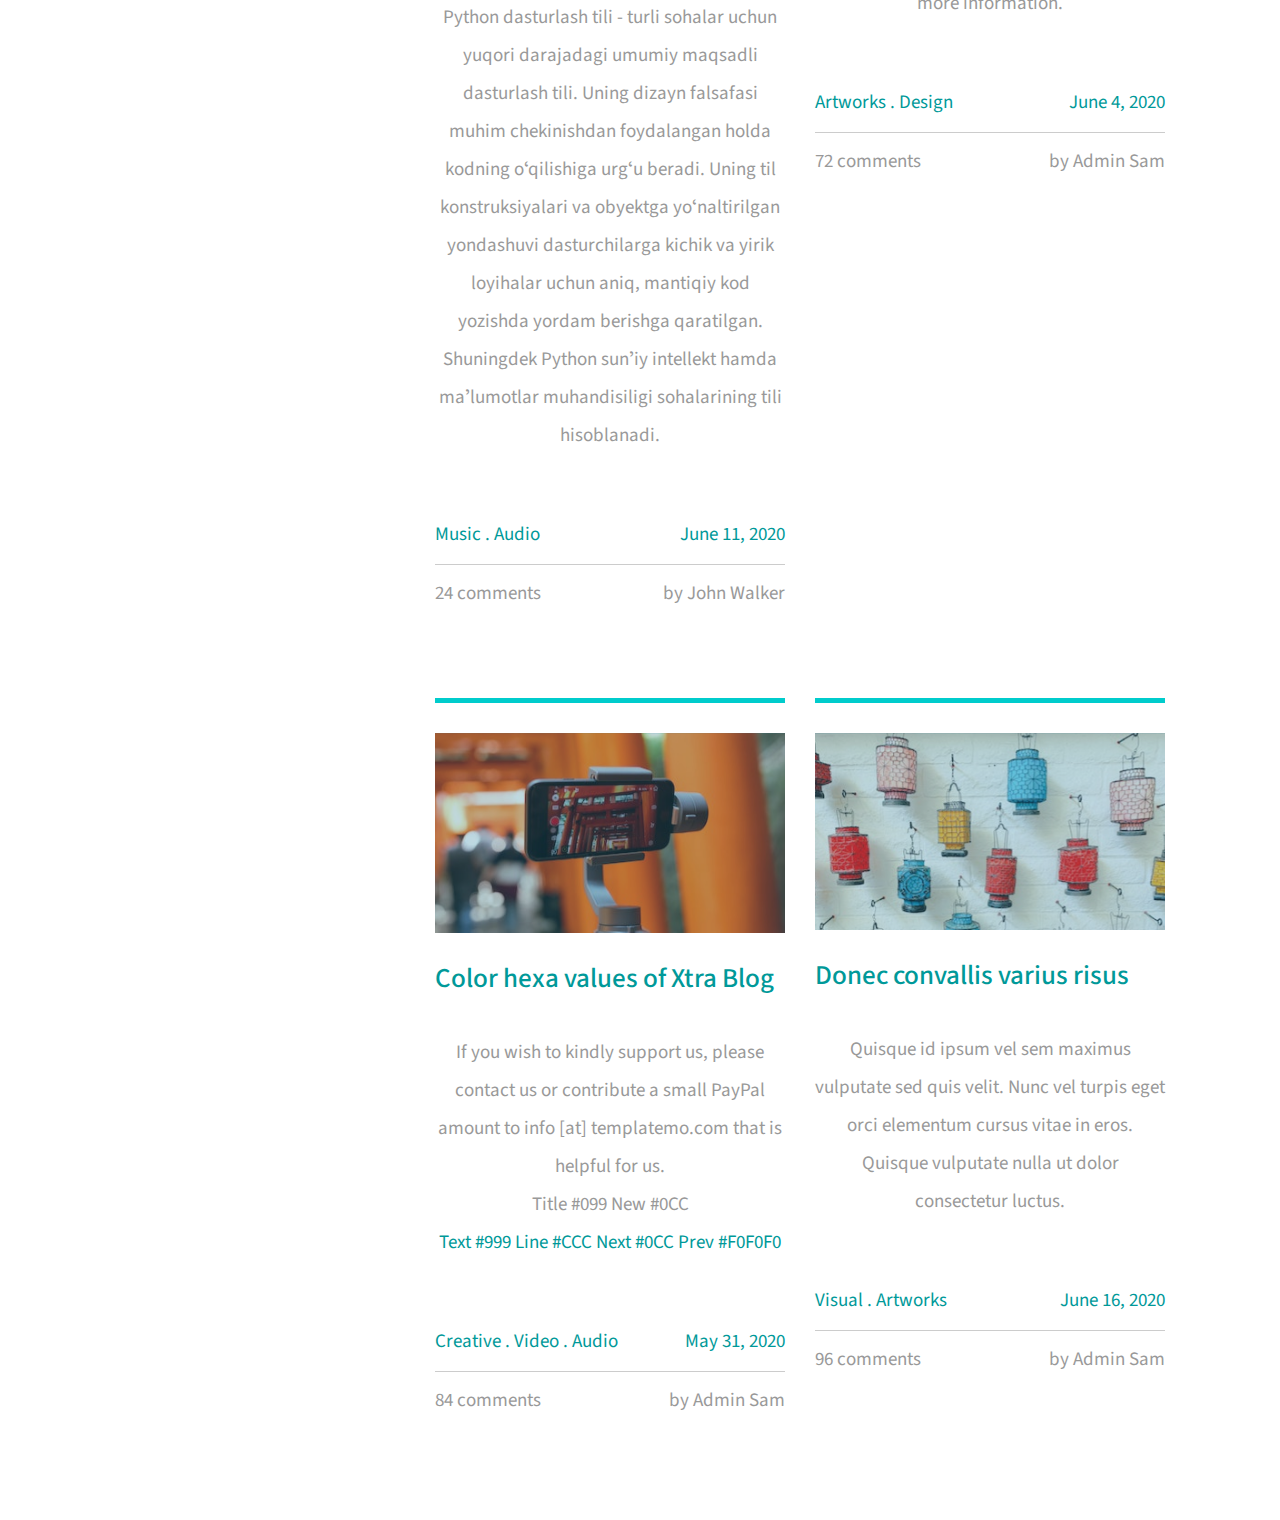
<file: dash.html>
<!DOCTYPE html>
<html lang="en">
<head>
	<meta charset="UTF-8">
	<meta name="viewport" content="width=device-width, initial-scale=1.0">
	<title>Python Darslari</title>
	<link rel="stylesheet" href="fontawesome/css/all.min.css"> <!-- https://fontawesome.com/ -->
	<link href="https://fonts.googleapis.com/css2?family=Source+Sans+Pro&display=swap" rel="stylesheet"> <!-- https://fonts.google.com/ -->
    <link href="../css/bootstrap.min.css" rel="stylesheet">
    <link href="../css/templatemo-xtra-blog.css" rel="stylesheet">

    <style>
        p{
            text-align: center;
        }
    </style>
</head>
<body>
	<header class="tm-header" id="tm-header">
        <div class="tm-header-wrapper">
            <button class="navbar-toggler" type="button" aria-label="Toggle navigation">
                <i class="fas fa-bars"></i>
            </button>
            <div class="tm-site-header">
                <div class="mb-3 mx-auto tm-site-logo"></div>            
                <h1 class="text-center">Python IP</h1>
            </div>
            <nav class="tm-nav" id="tm-nav">            
                <ul>
                    <li class="tm-nav-item active"><a href="../index.html" class="tm-nav-link">
                        <i class="fas fa-home"></i>
                        Asosiy
                    </a></li>
                </ul>
            </nav>
            <!-- <a  href="http://"><p style="background-color: white;color: #00CCCC;" >
                Dastur va dasturlash
            </p></a> -->
            <a href="./bolimlar/dastur.html"><p style="background-color: white;color: #00CCCC;" >
                Pythonga kirish
            </p></a>
            <a href="http://"><p style="background-color: white;color: #00CCCC;" >
                Kod tahrir muharriri
            </p></a>
            <a href="http://"><p style="background-color: white;color: #00CCCC;" >
                Sintaksis va ma'lumot turlari
            </p></a>
            <a href="http://"><p style="background-color: white;color: #00CCCC;" >
                O'zgaruvchilar va operatorlar
            </p></a>
            <a href="http://"><p style="background-color: white;color: #00CCCC;" >
                Ro'yxatlar va lug'atlar
            </p></a>
            <a href="http://"><p style="background-color: white;color: #00CCCC;" >
                Nesting xususiyati
            </p></a>
            <a href="http://"><p style="background-color: white;color: #00CCCC;" >
                If, else operatori 
            </p></a>
            <a href="http://"><p style="background-color: white;color: #00CCCC;" >
                While operatori  
            </p></a>
            <a href="http://"><p style="background-color: white;color: #00CCCC;" >
                Github bilan ishlash
            </p></a>
            <a href="http://"><p style="background-color: white;color: #00CCCC;" >
                Funskiya va uning metodlari
            </p></a>
            <a href="http://"><p style="background-color: white;color: #00CCCC;" >
                Moslashuvchan funksiyalar
            </p></a>
            <a href="./bolimlar/oop.html"><p style="background-color: white;color: #00CCCC;" >
                Obyektga yo'naltirilgan dasturlash
            </p></a>
            <a href="http://"><p style="background-color: white;color: #00CCCC;" >
                Command line bilan ishlash
            </p></a>
        </div>
    </header>
    <div class="container-fluid">
        <main class="tm-main">
            <!-- Search form -->
            <!-- <div class="row tm-row">
                <div class="col-12">
                    <form method="GET" class="form-inline tm-mb-80 tm-search-form">                
                        <input class="form-control tm-search-input" name="query" type="text" placeholder="Search..." aria-label="Search">
                        <button class="tm-search-button" type="submit">
                            <i class="fas fa-search tm-search-icon" aria-hidden="true"></i>
                        </button>                                
                    </form>
                </div>                
            </div>             -->

            <h1 style="text-align: center;background-color: rgb(29, 191, 191);color: white;">DASTUR VA DASTURLASH</h1>
            <div class="row tm-row">
                <article class="col-12 col-md-6 tm-post">
                    <hr class="tm-hr-primary">
                    <a href="/" class="effect-lily tm-post-link tm-pt-60">
                        <div class="tm-post-link-inner">
                            <img src="../img/dastur.jpg" alt="Image" class="img-fluid">                            
                        </div>
                        <span class="position-absolute tm-new-badge">Dastur</span>
                        <h2 class="tm-pt-30 tm-color-primary tm-post-title">Dastur nima ?</h2>
                    </a>                    
                    <p class="tm-pt-30">
                        Innovatsion Texnologiyada <b>Dastur</b> bu - biror muammoni bosqichma bosqich  hal etish ko'rinishiga aytiladi. Biz hayotda eshitadigan - "Fan dasturi","Qonun ijro dasturi" kabi terminlarni ham shu so'z bilan ishlatiladi
                    </p>
                    
                </article>
                <article class="col-12 col-md-6 tm-post">
                    <hr class="tm-hr-primary">
                    <a href="post.html" class="effect-lily tm-post-link tm-pt-60">
                        <div class=" tm-post-link-inner">
                            <img src="../img/algoritm.jpg" alt="Image" class="img-fluid">                            
                        </div>
                        <span class="position-absolute tm-new-badge">Algoritm</span>
                        <h2 class="tm-pt-30 tm-color-primary tm-post-title">Algoritm haqida</h2>
                    </a>                    
                    <p class="tm-pt-30">
                        <p class="tm-pt-30">
                            Algoritm - biror turga oid muammo va masalalarni yechishda ishlatiladigan amallarning muayyan tartibda bajarilish ketma ketligiga aytiladi. (Algoritm asosischisi - Muso Al Xorazmiy)
                        </p>
                    </p>
                    <!-- <div class="d-flex justify-content-between tm-pt-45">
                        <span class="tm-color-primary">Creative . Design . Business</span>
                        <span class="tm-color-primary">June 16, 2020</span>
                    </div>
                    <hr>
                    <div class="d-flex justify-content-between">
                        <span>48 comments</span>
                        <span>by Admin Sam</span>
                    </div> -->
                </article>
                <article class="col-12 col-md-6 tm-post">
                    <hr class="tm-hr-primary">
                    <a href="/" class="effect-lily tm-post-link tm-pt-20">
                        <div class="tm-post-link-inner">
                            <img src="img/python-logo.png" alt="Image" class="img-fluid">
                        </div>
                        <h2 class="tm-pt-30 tm-color-primary tm-post-title">Pythonga Kirish</h2>
                    </a>                    
                    <p class="tm-pt-30">
                        Python dasturlash tili - turli sohalar uchun yuqori darajadagi umumiy maqsadli dasturlash tili. Uning dizayn falsafasi muhim chekinishdan foydalangan holda kodning oʻqilishiga urgʻu beradi. Uning til konstruksiyalari va obyektga yoʻnaltirilgan yondashuvi dasturchilarga kichik va yirik loyihalar uchun aniq, mantiqiy kod yozishda yordam berishga qaratilgan. Shuningdek Python sunʼiy intellekt hamda maʼlumotlar muhandisiligi sohalarining tili hisoblanadi.
                    </p>
                    <div class="d-flex justify-content-between tm-pt-45">
                        <span class="tm-color-primary">Music . Audio</span>
                        <span class="tm-color-primary">June 11, 2020</span>
                    </div>
                    <hr>
                    <div class="d-flex justify-content-between">
                        <span>24 comments</span>
                        <span>by John Walker</span>
                    </div>
                </article>
                <article class="col-12 col-md-6 tm-post">
                    <hr class="tm-hr-primary">
                    <a href="post.html" class="effect-lily tm-post-link tm-pt-20">
                        <div class="tm-post-link-inner">
                            <img src="img/img-04.jpg" alt="Image" class="img-fluid">
                        </div>
                        <h2 class="tm-pt-30 tm-color-primary tm-post-title">A little restriction to apply</h2>
                    </a>                    
                    <p class="tm-pt-30">
                        You are <u>not allowed</u> to re-distribute this template as a downloadable ZIP file on any template collection
                        website. This is strongly prohibited as we worked hard for this template. Please contact TemplateMo for more information.
                    </p>
                    <div class="d-flex justify-content-between tm-pt-45">
                        <span class="tm-color-primary">Artworks . Design</span>
                        <span class="tm-color-primary">June 4, 2020</span>
                    </div>
                    <hr>
                    <div class="d-flex justify-content-between">
                        <span>72 comments</span>
                        <span>by Admin Sam</span>
                    </div>
                </article>
                <article class="col-12 col-md-6 tm-post">
                    <hr class="tm-hr-primary">
                    <a href="post.html" class="effect-lily tm-post-link tm-pt-20">
                        <div class="tm-post-link-inner">
                            <img src="img/img-05.jpg" alt="Image" class="img-fluid">
                        </div>
                        <h2 class="tm-pt-30 tm-color-primary tm-post-title">Color hexa values of Xtra Blog</h2>
                    </a>                    
                    <p class="tm-pt-30">
                        If you wish to kindly support us, please contact us or contribute a small PayPal amount to info [at] templatemo.com that is helpful for us.
                        <br>
                        Title #099 New #0CC <br>
                        <span class="tm-color-primary">Text #999 Line #CCC Next #0CC Prev #F0F0F0</span>
                    </p>
                    <div class="d-flex justify-content-between tm-pt-45">
                        <span class="tm-color-primary">Creative . Video . Audio</span>
                        <span class="tm-color-primary">May 31, 2020</span>
                    </div>
                    <hr>
                    <div class="d-flex justify-content-between">
                        <span>84 comments</span>
                        <span>by Admin Sam</span>
                    </div>
                </article>
                <article class="col-12 col-md-6 tm-post">
                    <hr class="tm-hr-primary">
                    <a href="post.html" class="effect-lily tm-post-link tm-pt-20">
                        <div class="tm-post-link-inner">
                            <img src="img/img-06.jpg" alt="Image" class="img-fluid">
                        </div>
                        <h2 class="tm-pt-30 tm-color-primary tm-post-title">Donec convallis varius risus</h2>
                    </a>                    
                    <p class="tm-pt-30">
                        Quisque id ipsum vel sem maximus vulputate sed quis velit. Nunc vel turpis eget orci elementum cursus vitae in eros. Quisque vulputate nulla ut dolor consectetur luctus.
                    </p>
                    <div class="d-flex justify-content-between tm-pt-45">
                        <span class="tm-color-primary">Visual . Artworks</span>
                        <span class="tm-color-primary">June 16, 2020</span>
                    </div>
                    <hr>
                    <div class="d-flex justify-content-between">
                        <span>96 comments</span>
                        <span>by Admin Sam</span>
                    </div>
                </article>
            </div>
            <!-- <div class="row tm-row tm-mt-100 tm-mb-75">
                <div class="tm-prev-next-wrapper">
                    <a href="#" class="mb-2 tm-btn tm-btn-primary tm-prev-next disabled tm-mr-20">Prev</a>
                    <a href="#" class="mb-2 tm-btn tm-btn-primary tm-prev-next">Next</a>
                </div>
                <div class="tm-paging-wrapper">
                    <span class="d-inline-block mr-3">Page</span>
                    <nav class="tm-paging-nav d-inline-block">
                        <ul>
                            <li class="tm-paging-item active">
                                <a href="#" class="mb-2 tm-btn tm-paging-link">1</a>
                            </li>
                            <li class="tm-paging-item">
                                <a href="#" class="mb-2 tm-btn tm-paging-link">2</a>
                            </li>
                            <li class="tm-paging-item">
                                <a href="#" class="mb-2 tm-btn tm-paging-link">3</a>
                            </li>
                            <li class="tm-paging-item">
                                <a href="#" class="mb-2 tm-btn tm-paging-link">4</a>
                            </li>
                        </ul>
                    </nav>
                </div>                
            </div>             -->
            <!-- <footer class="row tm-row">
                <hr class="col-12">
                <div class="col-md-6 col-12 tm-color-gray">
                    Design: <a rel="nofollow" target="_parent" href="https://templatemo.com" class="tm-external-link">TemplateMo</a>
                </div>
                <div class="col-md-6 col-12 tm-color-gray tm-copyright">
                    Copyright 2020 Xtra Blog Company Co. Ltd.
                </div>
            </footer> -->
        </main>
    </div>
    <script src="js/jquery.min.js"></script>
    <script src="js/templatemo-script.js"></script>
</body>
</html>
</file>
<file: css/templatemo-xtra-blog.css>
/*

TemplateMo 553 Xtra Blog

https://templatemo.com/tm-553-xtra-blog

*/

html { overflow-x: hidden; }

body {
    margin: 0;
    padding: 0;
    font-family: 'Source Sans Pro', sans-serif;
    font-size: 19px;
    line-height: 2em;
    overflow-x: hidden;
}

p, span { color: #999; }
hr { 
    border-top-color: #CCC; 
    margin-top: 10px;
    margin-bottom: 10px;
}
.form-control::-webkit-input-placeholder { color: #999; }  
.form-control:-ms-input-placeholder { color: #999; }  
.form-control::placeholder { color: #999; }

.tm-header {
    background-color: #0CC;
    color: white;
    
    position: fixed;
    top: 0;
    left: 0;
    bottom: 0;
    z-index: 100;
    width: 400px;
    overflow-y: visible;     
}

.tm-header-wrapper {
    overflow-y: scroll;
    scrollbar-width: none;
    -ms-overflow-style: none;
    padding: 30px;
    width: 100%;
    height: 100%; 
}

.tm-header-wrapper::-webkit-scrollbar {
    width: 0;
    height: 0;
}

.tm-site-header {
    margin-top: 50px;
    margin-bottom: 115px;
}

.tm-site-logo {
    width: 75px;
    height: 75px;
    border-radius: 50%;
    background-image: url(./../img/it_p.jpg);
    background-repeat: no-repeat;
    background-size: cover;
    display: flex;
    align-items: center;
    justify-content: center;
}

.tm-site-logo i { color: #0CC; }

.tm-main {
    margin-left: 400px;
    padding: 80px 100px 25px;
}

.tm-post { max-width: 470px; }

.tm-row {
    max-width: 980px;
    justify-content: space-between;
}

.tm-nav { margin-bottom: 100px; }

.tm-nav-item {
    list-style: none;
    margin-bottom: 30px;
}

.tm-nav-link {
    color: white;
    background-color: transparent;
    height: 75px;
    width: 100%;
    max-width: 300px;    
    display: flex;
    align-items: center;
    font-size: 1.4rem;
    padding: 30px;
}

.tm-nav-item:hover .tm-nav-link,
.tm-nav-item.active .tm-nav-link
 {
    color: #0CC;
    background-color: white;
    text-decoration: none;
}

.tm-nav ul { position: relative; }

.tm-nav-item:hover:after,
.tm-nav-item.active:after {
    content: '';
    width: 100%;
    max-width: 300px;    
    height: 75px;
    display: block;
    border: 1px solid white;
    margin-left: 10px;
    margin-top: -65px;
    position: absolute;
    z-index: -1000;
}

.tm-nav-link i { margin-right: 37px; }

ul { 
    margin: 0; 
    padding: 0;
}

.tm-nav { margin-left: -30px; }

.tm-social-link {
    display: inline-block;
    background-color: white;    
    font-size: 1.4rem;
    width: 50px;
    height: 50px;
    text-align: center;
    padding-top: 8px; 
    margin-right: 15px;   
    margin-bottom: 15px;
}

.tm-social-icon { 
    color: #0CC;    
    transition: all 0.3s ease;
}

.tm-social-link:hover .tm-social-icon.fa-facebook { color: #3b5998; }
.tm-social-link:hover .tm-social-icon.fa-twitter { color: #00acee; }
.tm-social-link:hover .tm-social-icon.fa-instagram { color: #3f729b; }
.tm-social-link:hover .tm-social-icon.fa-linkedin { color: #0e76a8; }
.navbar-toggler { display: none; }

.tm-search-form {
    display: flex;
    align-items: center;
    justify-content: flex-end;
}

.form-inline .form-control.tm-search-input {
    display: block;
    height: 60px;
    width: 480px;
    margin-right: 30px;
    border-radius: 0;
    border-color: #0CC;
    font-size: 1.2rem;
}

.tm-search-button {
    width: 60px;
    height: 60px;
    border: none;
    background-color: #0CC;
    transition: all 0.3s ease;
}

.tm-search-button:hover { background-color: #09b6b6; }

.tm-search-icon {
    color: white;
    font-size: 1.3rem;
}

.tm-post-link {
    display: block;
    position: relative;
	cursor: pointer;
}

.tm-post-link-inner {
    overflow: hidden;
    background: #3085a3;
}

.tm-post-link img {
    position: relative;
	display: block;
	min-height: 100%;
	max-width: 100%;
	opacity: 0.8;
}

.effect-lily img {
	max-width: none;
	width: -webkit-calc(100% + 50px);
	width: calc(100% + 50px);
	opacity: 0.7;
	-webkit-transition: opacity 0.35s, -webkit-transform 0.35s;
	transition: opacity 0.35s, transform 0.35s;
	-webkit-transform: translate3d(-40px,0, 0);
	transform: translate3d(-40px,0,0);
}

.effect-lily:hover img { opacity: 1; }

.effect-lily:hover img {
    -webkit-transform: translate3d(0,0,0);
	transform: translate3d(0,0,0);
}

.tm-post { margin-bottom: 75px; }

.tm-new-badge {
    top: 25px;
    right: -10px;
    background-color: #0CC;
    color: white;
    padding: 5px 20px;
}

.tm-post-title {
    font-size: 1.7rem;
    transition: all 0.3s ease;
}

.tm-h3 {
    font-size: 1.3rem;
    color: #999;
}

.tm-post-link:hover .tm-post-title { color: #0CC; }

.tm-btn {
    display: inline-block;
    border-radius: 5px;
    font-size: 1.3rem;
    transition: all 0.3s ease;
}

.tm-btn-primary {    
    background-color: #0CC;
    color: white;  
    padding: 8px 43px;
    border: none;
}

.tm-btn-small { padding: 8px 33px; }

.tm-btn-primary:hover {
    background-color: #09b6b6;
    color: white;
}

.tm-paging-nav ul li {
    list-style: none;
    display: inline-block;
    margin-right: 10px;
}

.tm-paging-nav ul li:last-child { margin-right: 0; }

.tm-paging-link {
    background-color: #F0F0F0;
    color: #999;
    width: 50px;
    height: 50px;
    display: flex;
    align-items: center;
    justify-content: center;    
}

.tm-paging-item .tm-paging-link:hover,
.tm-paging-item.active .tm-paging-link {
    background-color: #0CC;
    color: white;
}

.tm-btn.disabled {
    background-color: #F0F0F0;
    color: #999;
    cursor: not-allowed;
}

.tm-external-link { color: #0CC; }
.tm-external-link:hover { color: #09b6b6; }

.tm-paging-wrapper {
    display: flex;
    justify-content: flex-end;
    align-items: center;
}

.tm-prev-next-wrapper,
.tm-paging-wrapper {
    flex: 0 0 50%;
    max-width: 50%;
    padding-left: 15px;
    padding-right: 15px;
}

.tm-copyright { text-align: right; }

/* Single Post page */
hr.tm-hr-primary { border-top: 5px solid #0CC; }

video {
    width: 100%;
    height: auto;
}

.tm-comment {
    display: flex;
    align-items: flex-start;
}

.tm-comment-figure {
    margin-top: 10px;
    margin-right: 30px;
}

.tm-comment-reply { padding-left: 37px; }

.form-control {
    height: 45px;
    border-color: #0CC;
    border-radius: 0;
}

.tm-comment-form { max-width: 360px; }
.tm-category-list { list-style-type: none; }
figure { margin: 0; }
figcaption { line-height: 1.4; }

.tm-post-full { max-width: 600px; }

.tm-post-sidebar {
    max-width: 280px;
    margin-left: auto;
    margin-right: 0;
}

.tm-pt-20 { padding-top: 20px; }
.tm-pt-30 { padding-top: 30px; }
.tm-pt-45 { padding-top: 45px; }
.tm-pt-60 { padding-top: 60px; }
.tm-mb-40 { margin-bottom: 40px; }
.tm-mb-45 { margin-bottom: 45px; }
.tm-mb-55 { margin-bottom: 55px; }
.tm-mb-60 { margin-bottom: 60px; }
.tm-mb-65 { margin-bottom: 65px; }
.tm-mb-75 { margin-bottom: 75px; }
.tm-mb-80 { margin-bottom: 80px; }
.tm-mb-120 { margin-bottom: 120px; }
.tm-mt-40 { margin-top: 40px; }
.tm-mt-100 { margin-top: 100px; }
.tm-mr-20 { margin-right: 20px; }
.tm-color-primary, span.tm-color-primary { color: #099; }
a.tm-color-gray, .tm-color-gray { color: #999; }
a.tm-color-gray:hover { color: #099; }
.tm-bg-gray { background-color: #F3F4F5; }
button:focus { outline: none; }
a:hover { 
    text-decoration: none; 
    color: #048c8c;
}

a:hover figcaption { color: #056767; }
.img-thumbnail { max-width: none; }
.tm-about-pad { padding: 40px 35px; }
.tm-person { max-width: 430px; }
.tm-line-height-short { line-height: 1.8; }

.gmap_canvas {
    overflow:hidden;
    background:none!important;
    height:477px;
    width:100%;
}

.tm-social-links li { 
    list-style: none; 
    display: inline-block;
}

.tm-social-links li a {
    display: block;
    color: white;
    background-color: #0CC;
    width: 45px;
    height: 45px;    
    margin-right: 15px;    
}

.tm-social-links li a i { transition: all 0.3s ease; }
.tm-social-links li a:hover i.fa-facebook { color: #3b5998; }
.tm-social-links li a:hover i.fa-twitter { color: #00acee; }
.tm-social-links li a:hover i.fa-youtube { color: #c4302b; }
.tm-social-links li a:hover i.fa-instagram { color: #3f729b; }

.tm-contact-right { padding-left: 55px; }
.tm-contact-form { max-width: 488px; }

.tm-contact-form input,
.tm-contact-form textarea {
    max-width: 360px;
}

.tm-contact-form label { font-size: 1.4rem; }
.tm-contact-form .form-group { display: flex; }

@media (max-width: 1540px) {
    .tm-header { width: 320px; }

    .tm-main {
        margin-left: 320px;
        width: calc(100% - 320px);
    }
}

@media (max-width: 1300px) {
    .tm-about-col {
        flex: 0 0 100%;
        max-width: 100%;
        margin-bottom: 30px;
    }
}

@media (max-width: 1288px) {
    .tm-social-link { margin-right: 10px; }
}

@media (max-width: 1199px) {
    .tm-post-sidebar { max-width: 440px; }
    .form-inline .form-control.tm-search-input { width: 420px; }
}

@media (max-width: 1086px) {
    .form-inline .form-control.tm-search-input {
        width: 80%;
        margin-right: 15px;
    }
}

/* Hide sidebar */
@media (max-width: 991px) {
    .tm-header {
        width: 320px;
        left: -320px;        
        transition: all 0.3s ease;
    }

    .tm-header.show { left: 0; }
    .tm-header-wrapper { padding: 15px; }

    .navbar-toggler {
        display: block;
        position: fixed;
        left: 0;
        top: 0;
        background-color: rgba(56, 204, 204, 0.75);
        color: white;
        padding: 10px 15px;
        transition: all 0.3s ease;
        border-radius: 0;
        top: 5px;
    }

    .tm-header.show .navbar-toggler { left: 320px; }

    .tm-main {
        margin-left: 0;
        padding: 50px 40px;
        width: 100%;
    }

    .tm-post-sidebar {
        margin-left: 0;
        margin-right: auto;
    }

    .tm-person-col { width: 50%; }
    .tm-person { flex-direction: row; }

    .tm-contact-left {
        flex: 0 0 58.333333%;
        max-width: 58.333333%;
    }

    .tm-contact-right {
        flex: 0 0 41.666667%;
        max-width: 41.666667%;
    }

    .tm-post-full { max-width: none; }
}

@media (max-width: 767px) {
    .form-inline .form-control.tm-search-input {
        width: 70%;
        max-width: 375px;
        margin-right: 15px;
    }

    .tm-search-form { justify-content: flex-start; }
    .tm-main { padding: 60px 10px; }

    .tm-prev-next-wrapper,
    .tm-paging-wrapper {
        flex: 0 0 100%;
        max-width: 100%;
    }

    .tm-paging-wrapper { 
        margin-top: 50px; 
        justify-content: flex-start;
    }

    .tm-copyright { text-align: left; }
}

@media (max-width: 1199px) and (min-width: 992px) {
    .tm-person-col,
    .tm-contact-left,
    .tm-contact-right {
        flex: 0 0 100%;
        max-width: 100%;
    }

    .tm-contact-right { padding-left: 15px; }

    .tm-post-col,
    .tm-aside-col {
        flex: 0 0 100%;
        max-width: 100%;
    }

    .tm-post-sidebar {
        margin-left: 0;
        margin-right: auto;
    }
}

@media (max-width: 709px) {
    .tm-person-col { width: 100%; }
}

@media (max-width: 991px) and (min-width: 826px) {
    .tm-about-col {
        flex: 0 0 33.3333%;
        max-width: 33.3333%;
    }

    .tm-person { flex-direction: row; }
}

@media (max-width: 630px) {
    .tm-contact-left,
    .tm-contact-right {
        flex: 0 0 100%;
        max-width: 100%;
    }

    .tm-contact-right { padding-left: 15px; }
}

@media (max-width: 575px) {
    .tm-contact-form input, 
    .tm-contact-form textarea {
        max-width: 100%;
    }
}

@media (max-width: 480px) {
    .tm-person-col { width: 100%; }
    .tm-person { flex-direction: row; }
}

@media (max-width: 380px) {
    .tm-person img { max-width: 120px; }
}
</file>
